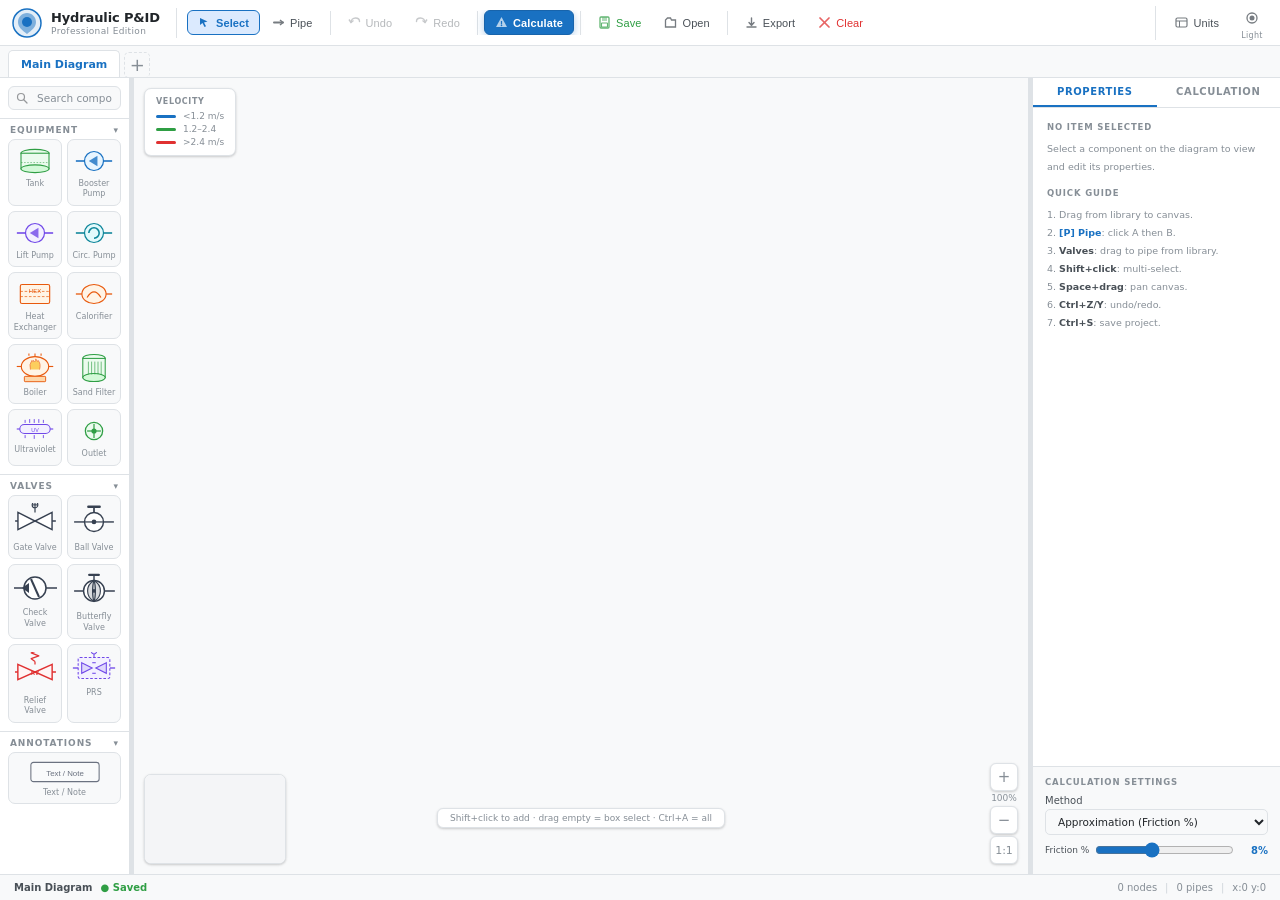
<file: index.html>
<!DOCTYPE html>
<html lang="en">
<head>
  <meta charset="UTF-8">
  <meta name="viewport" content="width=device-width, initial-scale=1.0">
  <title>Hydraulic P&amp;ID — Professional</title>
  <link rel="stylesheet" href="style.css">
</head>
<body>
<div id="app">

<!-- ══════════ HEADER ══════════ -->
<div id="header">
  <div id="logo">
    <svg width="30" height="30" viewBox="0 0 30 30" fill="none">
      <circle cx="15" cy="15" r="14" fill="#1971c2" opacity=".12"/>
      <circle cx="15" cy="15" r="14" stroke="#1971c2" stroke-width="1.5" fill="none"/>
      <path d="M15 5 C10 5 6 9 6 14 C6 19 10 22 15 26 C20 22 24 19 24 14 C24 9 20 5 15 5Z" fill="#1971c2" opacity=".5"/>
      <circle cx="15" cy="14" r="5" fill="#1971c2"/>
    </svg>
    <div>
      <div id="logo-title">Hydraulic P&amp;ID</div>
      <div id="logo-sub">Professional Edition</div>
    </div>
  </div>

  <div id="toolbar">
    <!-- Mode buttons -->
    <button class="tb on" id="bsel" title="Select [S]">
      <svg width="13" height="13" viewBox="0 0 13 13"><path d="M2 2L2 9L4.5 7L6.5 11L8 10.3L6 6.5L9.5 5.5Z" fill="currentColor"/></svg>Select
    </button>
    <button class="tb" id="bpip" title="Pipe [P]">
      <svg width="13" height="13" viewBox="0 0 13 13"><line x1="2" y1="6.5" x2="11" y2="6.5" stroke="currentColor" stroke-width="2" stroke-linecap="round"/><polyline points="8,4 11,6.5 8,9" fill="none" stroke="currentColor" stroke-width="1.5" stroke-linejoin="round"/></svg>Pipe
    </button>
    <div class="tb-sep"></div>
    <!-- History -->
    <button class="tb" id="bundo" title="Undo [Ctrl+Z]">
      <svg width="13" height="13" viewBox="0 0 13 13"><path d="M3 6.5C3 4 5 2 7.5 2C10 2 11.5 3.5 11.5 5.5" stroke="currentColor" stroke-width="1.4" fill="none" stroke-linecap="round"/><polyline points="1,3.5 3,6.5 5.5,4.5" fill="none" stroke="currentColor" stroke-width="1.4" stroke-linejoin="round"/></svg>Undo
    </button>
    <button class="tb" id="bredo" title="Redo [Ctrl+Y]">
      <svg width="13" height="13" viewBox="0 0 13 13"><path d="M10 6.5C10 4 8 2 5.5 2C3 2 1.5 3.5 1.5 5.5" stroke="currentColor" stroke-width="1.4" fill="none" stroke-linecap="round"/><polyline points="12,3.5 10,6.5 7.5,4.5" fill="none" stroke="currentColor" stroke-width="1.4" stroke-linejoin="round"/></svg>Redo
    </button>
    <div class="tb-sep"></div>
    <!-- Calculate -->
    <button class="tb tb-calc" id="bcalc">
      <svg width="13" height="13" viewBox="0 0 13 13"><polygon points="6.5,1 12,11 1,11" fill="white" opacity=".9"/><line x1="6.5" y1="5" x2="6.5" y2="8.5" stroke="#1971c2" stroke-width="1.2"/><circle cx="6.5" cy="9.5" r=".8" fill="#1971c2"/></svg>Calculate
    </button>
    <div class="tb-sep"></div>
    <!-- Save / Open -->
    <button class="tb tb-save" id="bsave" title="Save [Ctrl+S]">
      <svg width="13" height="13" viewBox="0 0 13 13"><rect x="2" y="1" width="9" height="11" rx="1" stroke="currentColor" stroke-width="1.3" fill="none"/><rect x="4" y="1" width="5" height="4" fill="currentColor" opacity=".5"/><rect x="3.5" y="7" width="6" height="4" rx=".5" stroke="currentColor" stroke-width="1.1" fill="none"/></svg>Save
    </button>
    <button class="tb" id="bload" title="Open project">
      <svg width="13" height="13" viewBox="0 0 13 13"><path d="M1.5 4L1.5 11L11.5 11L11.5 4L7.5 4L6.5 2L3.5 2Z" stroke="currentColor" stroke-width="1.3" fill="none"/></svg>Open
    </button>
    <input type="file" id="file-load" accept=".json" style="display:none">
    <div class="tb-sep"></div>
    <!-- Export -->
    <button class="tb" id="bexport" title="Export PNG report">
      <svg width="13" height="13" viewBox="0 0 13 13"><path d="M6.5 2L6.5 8.5M4 6.5L6.5 9.5L9 6.5" stroke="currentColor" stroke-width="1.4" fill="none" stroke-linecap="round"/><line x1="2" y1="11" x2="11" y2="11" stroke="currentColor" stroke-width="1.4" stroke-linecap="round"/></svg>Export
    </button>
    <button class="tb tb-red" id="bclr" title="Clear canvas">
      <svg width="13" height="13" viewBox="0 0 13 13"><line x1="2" y1="2" x2="11" y2="11" stroke="currentColor" stroke-width="1.7" stroke-linecap="round"/><line x1="11" y1="2" x2="2" y2="11" stroke="currentColor" stroke-width="1.7" stroke-linecap="round"/></svg>Clear
    </button>
  </div>

  <!-- Right: Units + Dark toggle -->
  <div id="hdr-right">
    <button class="tb" id="bunits" title="Configure units" style="gap:5px">
      <svg width="13" height="13" viewBox="0 0 13 13"><rect x="1" y="2" width="11" height="9" rx="1.5" stroke="currentColor" stroke-width="1.2" fill="none"/><line x1="1" y1="5" x2="12" y2="5" stroke="currentColor" stroke-width="1"/><line x1="4.5" y1="5" x2="4.5" y2="11" stroke="currentColor" stroke-width="1"/></svg>
      Units
    </button>
    <div style="display:flex;flex-direction:column;align-items:center;gap:1px">
      <button class="tb tb-dark" id="bdark" title="Toggle dark mode" style="min-width:32px;padding:4px 8px">
        <svg id="dark-icon" width="14" height="14" viewBox="0 0 14 14"><path d="M7 2C4.2 2 2 4.2 2 7C2 9.8 4.2 12 7 12C9.8 12 12 9.8 12 7C12 4.2 9.8 2 7 2Z" fill="none" stroke="currentColor" stroke-width="1.3"/><circle cx="7" cy="7" r="2.5" fill="currentColor"/></svg>
      </button>
      <span id="dark-lbl" style="font-size:8px;color:var(--txt3);letter-spacing:.04em;white-space:nowrap">Light</span>
    </div>
  </div>
</div>

<!-- ══════════ PROJECT TABS ══════════ -->
<div id="proj-tabs-bar">
  <!-- Rendered by renderTabs() in JS -->
</div>

<div id="body">

<!-- ══════════ LIBRARY ══════════ -->
<div id="lib">
  <div class="lib-search-wrap">
    <svg class="lib-search-icon" width="12" height="12" viewBox="0 0 12 12" fill="none"><circle cx="5" cy="5" r="3.5" stroke="currentColor" stroke-width="1.2"/><line x1="7.5" y1="7.5" x2="11" y2="11" stroke="currentColor" stroke-width="1.2" stroke-linecap="round"/></svg>
    <input id="lib-search" class="lib-search" placeholder="Search components...">
  </div>
  <div class="lib-scroll">

    <!-- EQUIPMENT -->
    <div class="lib-sec" id="ls-equip">
      <div class="lib-sec-hdr" onclick="toggleLibSec('ls-equip')">Equipment <span class="chev">▾</span></div>
      <div class="lib-items">
        <div class="li" draggable="true" data-type="tank">
          <svg width="38" height="28" viewBox="0 0 44 36" fill="none"><ellipse cx="22" cy="8" rx="18" ry="5" stroke="#2f9e44" stroke-width="1.4" fill="#ebfbee"/><rect x="4" y="8" width="36" height="20" fill="#ebfbee" stroke="#2f9e44" stroke-width="1.4"/><ellipse cx="22" cy="28" rx="18" ry="5" stroke="#2f9e44" stroke-width="1.4" fill="#d3f9d8"/><line x1="4" y1="20" x2="40" y2="20" stroke="#2f9e44" stroke-width=".7" stroke-dasharray="2,2"/></svg>
          <span>Tank</span>
        </div>
        <div class="li" draggable="true" data-type="pump-booster">
          <svg width="38" height="28" viewBox="0 0 44 28" fill="none"><circle cx="22" cy="14" r="11" stroke="#1971c2" stroke-width="1.4" fill="#e7f5ff"/><path d="M16 14L26 8L26 20Z" fill="#1971c2" opacity=".8"/><line x1="1" y1="14" x2="11" y2="14" stroke="#1971c2" stroke-width="1.8"/><line x1="33" y1="14" x2="43" y2="14" stroke="#1971c2" stroke-width="1.8"/></svg>
          <span>Booster Pump</span>
        </div>
        <div class="li" draggable="true" data-type="pump-lift">
          <svg width="38" height="28" viewBox="0 0 44 28" fill="none"><circle cx="22" cy="14" r="11" stroke="#7048e8" stroke-width="1.4" fill="#f3f0ff"/><path d="M16 14L26 8L26 20Z" fill="#7048e8" opacity=".8"/><line x1="1" y1="14" x2="11" y2="14" stroke="#7048e8" stroke-width="1.8"/><line x1="33" y1="14" x2="43" y2="14" stroke="#7048e8" stroke-width="1.8"/></svg>
          <span>Lift Pump</span>
        </div>
        <div class="li" draggable="true" data-type="pump-circ">
          <svg width="38" height="28" viewBox="0 0 44 28" fill="none"><circle cx="22" cy="14" r="11" stroke="#0c8599" stroke-width="1.4" fill="#e3fafc"/><path d="M16 14 A6 6 0 1 1 22 20" stroke="#0c8599" stroke-width="1.8" fill="none"/><line x1="1" y1="14" x2="11" y2="14" stroke="#0c8599" stroke-width="1.8"/><line x1="33" y1="14" x2="43" y2="14" stroke="#0c8599" stroke-width="1.8"/></svg>
          <span>Circ. Pump</span>
        </div>
        <div class="li" draggable="true" data-type="hex">
          <svg width="38" height="28" viewBox="0 0 44 28" fill="none"><rect x="5" y="3" width="34" height="22" rx="2" stroke="#e8590c" stroke-width="1.3" fill="#fff4e6"/><line x1="5" y1="11" x2="39" y2="11" stroke="#e8590c" stroke-width=".8" stroke-dasharray="3,2"/><line x1="5" y1="17" x2="39" y2="17" stroke="#e8590c" stroke-width=".8" stroke-dasharray="3,2"/><text x="22" y="11" text-anchor="middle" fill="#e8590c" font-size="7" font-family="sans-serif" dominant-baseline="central">HEX</text></svg>
          <span>Heat Exchanger</span>
        </div>
        <div class="li" draggable="true" data-type="calorifier">
          <svg width="38" height="28" viewBox="0 0 44 28" fill="none"><ellipse cx="22" cy="14" rx="14" ry="11" stroke="#e8590c" stroke-width="1.3" fill="#fff4e6"/><path d="M14 18 Q22 5 30 18" stroke="#e8590c" stroke-width="1.4" fill="none"/><line x1="1" y1="14" x2="8" y2="14" stroke="#e8590c" stroke-width="1.5"/><line x1="36" y1="14" x2="43" y2="14" stroke="#e8590c" stroke-width="1.5"/></svg>
          <span>Calorifier</span>
        </div>
        <div class="li" draggable="true" data-type="boiler">
          <svg width="38" height="32" viewBox="0 0 50 40" fill="none">
            <ellipse cx="25" cy="18" rx="18" ry="13" stroke="#e8590c" stroke-width="1.4" fill="#fff4e6"/>
            <path d="M19 22 Q17 15 21 10 Q23 14 23 10 Q26 14 26 8 Q29 14 29 10 Q33 14 31 22" stroke="#ea580c" stroke-width="1.2" fill="#fbbf24" opacity=".7"/>
            <line x1="17" y1="4" x2="17" y2="1" stroke="#e8590c" stroke-width="1.4"/>
            <line x1="25" y1="5" x2="25" y2="1" stroke="#e8590c" stroke-width="1.4"/>
            <line x1="33" y1="4" x2="33" y2="1" stroke="#e8590c" stroke-width="1.4"/>
            <rect x="11" y="31" width="28" height="7" rx="1" stroke="#e8590c" stroke-width="1.2" fill="#fed7aa"/>
            <line x1="1" y1="18" x2="7" y2="18" stroke="#e8590c" stroke-width="1.5"/>
            <line x1="43" y1="18" x2="49" y2="18" stroke="#e8590c" stroke-width="1.5"/>
          </svg>
          <span>Boiler</span>
        </div>
        <div class="li" draggable="true" data-type="filter">
          <svg width="38" height="32" viewBox="0 0 44 40" fill="none">
            <ellipse cx="22" cy="8" rx="14" ry="5" stroke="#2f9e44" stroke-width="1.3" fill="#ebfbee"/>
            <rect x="8" y="8" width="28" height="24" fill="#ebfbee" stroke="#2f9e44" stroke-width="1.3"/>
            <ellipse cx="22" cy="32" rx="14" ry="5" stroke="#2f9e44" stroke-width="1.3" fill="#d3f9d8"/>
            <line x1="15" y1="12" x2="15" y2="28" stroke="#2f9e44" stroke-width=".8"/>
            <line x1="19" y1="12" x2="19" y2="28" stroke="#2f9e44" stroke-width=".8"/>
            <line x1="23" y1="12" x2="23" y2="28" stroke="#2f9e44" stroke-width=".8"/>
            <line x1="27" y1="12" x2="27" y2="28" stroke="#2f9e44" stroke-width=".8"/>
            <line x1="31" y1="12" x2="31" y2="28" stroke="#2f9e44" stroke-width=".8"/>
          </svg>
          <span>Sand Filter</span>
        </div>
        <div class="li" draggable="true" data-type="uv">
          <svg width="38" height="24" viewBox="0 0 50 28" fill="none">
            <rect x="5" y="8" width="40" height="12" rx="6" stroke="#7048e8" stroke-width="1.4" fill="#f3f0ff"/>
            <line x1="1" y1="14" x2="5" y2="14" stroke="#7048e8" stroke-width="1.5"/>
            <line x1="45" y1="14" x2="49" y2="14" stroke="#7048e8" stroke-width="1.5"/>
            <line x1="12" y1="2" x2="12" y2="6" stroke="#7048e8" stroke-width="1.2"/>
            <line x1="18" y1="1" x2="18" y2="6" stroke="#7048e8" stroke-width="1.2"/>
            <line x1="24" y1="1" x2="24" y2="6" stroke="#7048e8" stroke-width="1.2"/>
            <line x1="30" y1="1" x2="30" y2="6" stroke="#7048e8" stroke-width="1.2"/>
            <line x1="36" y1="2" x2="36" y2="6" stroke="#7048e8" stroke-width="1.2"/>
            <line x1="12" y1="22" x2="12" y2="26" stroke="#7048e8" stroke-width="1.2"/>
            <line x1="24" y1="22" x2="24" y2="27" stroke="#7048e8" stroke-width="1.2"/>
            <line x1="36" y1="22" x2="36" y2="26" stroke="#7048e8" stroke-width="1.2"/>
            <text x="25" y="16" text-anchor="middle" fill="#7048e8" font-size="7" font-family="sans-serif" dominant-baseline="middle">UV</text>
          </svg>
          <span>Ultraviolet</span>
        </div>
        <div class="li" draggable="true" data-type="outlet">
          <svg width="38" height="28" viewBox="0 0 44 28" fill="none"><circle cx="22" cy="14" r="10" stroke="#2f9e44" stroke-width="1.5" fill="#ebfbee"/><line x1="14" y1="14" x2="30" y2="14" stroke="#2f9e44" stroke-width="1.4"/><line x1="22" y1="6" x2="22" y2="22" stroke="#2f9e44" stroke-width="1.4"/><circle cx="22" cy="14" r="3" fill="#2f9e44"/></svg>
          <span>Outlet</span>
        </div>
      </div>
    </div>

    <!-- VALVES -->
    <div class="lib-sec" id="ls-valves">
      <div class="lib-sec-hdr" onclick="toggleLibSec('ls-valves')">Valves <span class="chev">▾</span></div>
      <div class="lib-items">
        <!-- Gate Valve — bowtie + handwheel -->
        <div class="li" draggable="true" data-type="valve-gate">
          <svg width="44" height="36" viewBox="0 0 44 38" fill="none">
            <line x1="1" y1="19" x2="44" y2="19" stroke="#374151" stroke-width="1.5"/>
            <polygon points="4,10 22,19 4,28" fill="white" stroke="#374151" stroke-width="1.5"/>
            <polygon points="40,10 22,19 40,28" fill="white" stroke="#374151" stroke-width="1.5"/>
            <line x1="22" y1="10" x2="22" y2="4" stroke="#374151" stroke-width="1.3"/>
            <circle cx="22" cy="2" r="3" fill="white" stroke="#374151" stroke-width="1.2"/>
            <line x1="19" y1="2" x2="25" y2="2" stroke="#374151" stroke-width="1.2"/>
            <line x1="22" y1="-1" x2="22" y2="5" stroke="#374151" stroke-width="1.2"/>
          </svg>
          <span>Gate Valve</span>
        </div>
        <!-- Ball Valve — circle + through bore + handle -->
        <div class="li" draggable="true" data-type="valve-ball">
          <svg width="44" height="36" viewBox="0 0 44 38" fill="none">
            <line x1="1" y1="20" x2="12" y2="20" stroke="#374151" stroke-width="1.5"/>
            <line x1="32" y1="20" x2="43" y2="20" stroke="#374151" stroke-width="1.5"/>
            <circle cx="22" cy="20" r="10" fill="white" stroke="#374151" stroke-width="1.5"/>
            <line x1="12" y1="20" x2="32" y2="20" stroke="#374151" stroke-width="1.3"/>
            <line x1="22" y1="10" x2="22" y2="4" stroke="#374151" stroke-width="1.8"/>
            <line x1="16" y1="4" x2="28" y2="4" stroke="#374151" stroke-width="2.5" stroke-linecap="round"/>
            <circle cx="22" cy="20" r="2.5" fill="#374151"/>
          </svg>
          <span>Ball Valve</span>
        </div>
        <!-- Check Valve — circle body + clapper -->
        <div class="li" draggable="true" data-type="valve-check">
          <svg width="44" height="32" viewBox="0 0 44 32" fill="none">
            <line x1="1" y1="16" x2="44" y2="16" stroke="#374151" stroke-width="1.5"/>
            <circle cx="22" cy="16" r="11" fill="white" stroke="#374151" stroke-width="1.5"/>
            <line x1="18" y1="7" x2="26" y2="25" stroke="#374151" stroke-width="2"/>
            <polygon points="9,16 16,11 16,21" fill="#374151"/>
          </svg>
          <span>Check Valve</span>
        </div>
        <!-- Butterfly Valve — circle + disc + stem -->
        <div class="li" draggable="true" data-type="valve-butterfly">
          <svg width="44" height="36" viewBox="0 0 44 38" fill="none">
            <line x1="1" y1="20" x2="44" y2="20" stroke="#374151" stroke-width="1.5"/>
            <circle cx="22" cy="20" r="11" fill="white" stroke="#374151" stroke-width="1.5"/>
            <path d="M22 9 C13 14 13 26 22 31 C24 26 24 14 22 9Z" fill="rgba(55,65,81,.18)" stroke="#374151" stroke-width="1.2"/>
            <path d="M22 9 C31 14 31 26 22 31 C20 26 20 14 22 9Z" fill="rgba(55,65,81,.18)" stroke="#374151" stroke-width="1.2"/>
            <line x1="22" y1="9" x2="22" y2="3" stroke="#374151" stroke-width="1.5"/>
            <line x1="17" y1="3" x2="27" y2="3" stroke="#374151" stroke-width="2.5" stroke-linecap="round"/>
            <circle cx="22" cy="20" r="2" fill="#374151"/>
          </svg>
          <span>Butterfly Valve</span>
        </div>
        <!-- PRV — bowtie + spring coil (like reference image) -->
        <div class="li" draggable="true" data-type="valve-relief">
          <svg width="44" height="40" viewBox="0 0 44 42" fill="none">
            <line x1="1" y1="21" x2="44" y2="21" stroke="#e03131" stroke-width="1.5"/>
            <polygon points="4,13 22,21 4,29" fill="#fff5f5" stroke="#e03131" stroke-width="1.5"/>
            <polygon points="40,13 22,21 40,29" fill="#fff5f5" stroke="#e03131" stroke-width="1.5"/>
            <line x1="22" y1="13" x2="22" y2="10" stroke="#e03131" stroke-width="1.3"/>
            <polyline points="22,10 18,7 26,4 18,1 26,-2" fill="none" stroke="#e03131" stroke-width="1.3" stroke-linejoin="round"/>
            <line x1="18" y1="-2" x2="26" y2="-2" stroke="#e03131" stroke-width="1.5"/>
            <text x="22" y="23" text-anchor="middle" fill="#e03131" font-size="6" font-family="sans-serif" dominant-baseline="middle" font-weight="bold">RV</text>
          </svg>
          <span>Relief Valve</span>
        </div>
        <!-- PRS — dashed box + gate inside + diaphragm (like reference image) -->
        <div class="li" draggable="true" data-type="valve-reducing">
          <svg width="44" height="32" viewBox="0 0 50 34" fill="none">
            <line x1="1" y1="17" x2="7" y2="17" stroke="#7048e8" stroke-width="1.5"/>
            <line x1="43" y1="17" x2="49" y2="17" stroke="#7048e8" stroke-width="1.5"/>
            <rect x="7" y="5" width="36" height="24" rx="2" fill="#f3f0ff" stroke="#7048e8" stroke-width="1.2" stroke-dasharray="3,2"/>
            <polygon points="11,11 23,17 11,23" fill="rgba(112,72,232,.15)" stroke="#7048e8" stroke-width="1.2"/>
            <polygon points="39,11 27,17 39,23" fill="rgba(112,72,232,.15)" stroke="#7048e8" stroke-width="1.2"/>
            <line x1="23" y1="11" x2="27" y2="11" stroke="#7048e8" stroke-width="1.2"/>
            <line x1="23" y1="23" x2="27" y2="23" stroke="#7048e8" stroke-width="1.2"/>
            <line x1="25" y1="5" x2="25" y2="1" stroke="#7048e8" stroke-width="1.2"/>
            <circle cx="25" cy="-2" r="3" fill="#f3f0ff" stroke="#7048e8" stroke-width="1.2"/>
          </svg>
          <span>PRS</span>
        </div>
      </div>
    </div>

    <!-- ANNOTATIONS -->
    <div class="lib-sec" id="ls-notes">
      <div class="lib-sec-hdr" onclick="toggleLibSec('ls-notes')">Annotations <span class="chev">▾</span></div>
      <div class="lib-items">
        <div class="li" draggable="true" data-type="note" style="grid-column:1/-1">
          <svg width="70" height="24" viewBox="0 0 80 24" fill="none">
            <rect x="1" y="1" width="78" height="22" rx="3" stroke="#6b7280" stroke-width="1.2" fill="#f9fafb"/>
            <text x="40" y="14" text-anchor="middle" fill="#6b7280" font-size="9" font-family="Segoe UI,sans-serif" dominant-baseline="middle">Text / Note</text>
          </svg>
          <span>Text / Note</span>
        </div>
      </div>
    </div>

  </div><!-- /lib-scroll -->
</div><!-- /lib -->

<div class="splitter splitter-v" id="spl-lib" title="Drag to resize library"></div>

<!-- ══════════ CANVAS COLUMN ══════════ -->
<div id="canvas-col">
  <div id="cvwrap">
    <canvas id="cv"></canvas>
    <div id="sel-box"></div>
    <div id="flash"></div>
    <div id="note-editor"><textarea id="note-ta" rows="2" cols="20"></textarea></div>
    <div id="minimap-wrap"><canvas id="minimap" width="140" height="88"></canvas></div>
    <div id="zctrl">
      <div class="zb" id="zin">+</div>
      <div id="zpct">100%</div>
      <div class="zb" id="zout">−</div>
      <div class="zb" id="zrst" title="Reset zoom" style="font-size:11px">1:1</div>
    </div>
    <div id="legends">
      <div class="leg-hd">Velocity</div>
      <div class="leg-row"><div class="leg-line" style="background:#1971c2"></div><span>&lt;1.2 m/s</span></div>
      <div class="leg-row"><div class="leg-line" style="background:#2f9e44"></div><span>1.2–2.4</span></div>
      <div class="leg-row"><div class="leg-line" style="background:#e03131"></div><span>&gt;2.4 m/s</span></div>
    </div>
    <div class="multi-hint" id="multi-hint">Shift+click to add · drag empty = box select · Ctrl+A = all</div>
  </div>

  <!-- Results Table -->
  <div id="results-table-wrap" style="display:none">
    <div id="rt-header">
      <span id="rt-title">📊 Results Table</span>
      <div id="rt-hdr-right">
        <span id="rt-status-badge" class="bdg ok">—</span>
        <button id="rt-toggle" class="rt-btn">▲ Hide</button>
      </div>
    </div>
    <div id="rt-body">
      <table id="results-table">
        <thead><tr>
          <th>ID</th><th>Component</th><th>Type</th>
          <th>Dia (mm)</th><th>L (m)</th><th>Flow</th><th>v (m/s)</th>
          <th>ΔH Fric (m)</th><th>ΔH Valve (m)</th><th>ΔH Total (m)</th>
          <th>P Inlet</th><th>P Outlet</th>
        </tr></thead>
        <tbody id="rt-tbody"></tbody>
        <tfoot id="rt-tfoot"></tfoot>
      </table>
    </div>
  </div>
</div>

<div class="splitter splitter-v" id="spl-rp" title="Drag to resize panel"></div>

<!-- ══════════ RIGHT PANEL ══════════ -->
<div id="rp">
  <div id="rp-tabs">
    <button class="rp-tab active" id="tab-prop-btn" onclick="switchTab('prop')">PROPERTIES</button>
    <button class="rp-tab" id="tab-calc-btn" onclick="switchTab('calc')">CALCULATION</button>
  </div>
  <div id="tab-prop" class="tab-content" style="overflow-y:auto;flex:1">
    <div id="phint" style="padding:14px">
      <div class="stit">No item selected</div>
      <p class="htxt" style="margin-bottom:12px">Select a component on the diagram to view and edit its properties.</p>
      <div class="stit" style="margin-top:10px">Quick Guide</div>
      <p class="htxt">
        1. Drag from library to canvas.<br>
        2. <b style="color:var(--blue)">[P] Pipe</b>: click A then B.<br>
        3. <b>Valves</b>: drag to pipe from library.<br>
        4. <b>Shift+click</b>: multi-select.<br>
        5. <b>Space+drag</b>: pan canvas.<br>
        6. <b>Ctrl+Z/Y</b>: undo/redo.<br>
        7. <b>Ctrl+S</b>: save project.
      </p>
    </div>
    <div id="pprops" style="display:none;padding:12px">
      <div class="stit" id="ptit">Properties</div>
      <div id="pfields"></div>
      <div id="pbtns"></div>
    </div>
  </div>
  <div id="tab-calc" class="tab-content" style="display:none;flex-direction:column;flex:1;overflow:hidden">
    <div id="summary-cards">
      <div class="scard"><div class="scard-lbl">Total Flow</div><div class="scard-val" id="sc-flow">—</div></div>
      <div class="scard"><div class="scard-lbl">Head Loss</div><div class="scard-val" id="sc-hloss">—</div></div>
      <div class="scard"><div class="scard-lbl">P Inlet</div><div class="scard-val" id="sc-pin">—</div></div>
      <div class="scard"><div class="scard-lbl">P Outlet min</div><div class="scard-val" id="sc-pout">—</div></div>
      <div class="scard"><div class="scard-lbl">Pump Power</div><div class="scard-val" id="sc-power">—</div></div>
      <div class="scard"><div class="scard-lbl">Avg Velocity</div><div class="scard-val" id="sc-vel">—</div></div>
    </div>
    <div id="rp-results" style="overflow-y:auto;flex:1;padding:10px 12px">
      <p style="font-size:9px;color:var(--txt3);text-align:center;padding-top:20px">Run Calculate to see results</p>
    </div>
  </div>
  <div id="rp-bot">
    <div class="stit">Calculation Settings</div>
    <div class="fld">
      <label>Method</label>
      <select id="calc-method">
        <option value="rule">Approximation (Friction %)</option>
        <option value="hw">Hazen-Williams</option>
      </select>
    </div>
    <div id="rot-set">
      <div class="sl-r"><label>Friction %</label><input type="range" id="fsl" min="6" max="11" step="1" value="8"><span id="fval">8%</span></div>
    </div>
    <div id="hw-set" style="display:none">
      <div class="fld"><label>Material (C value)</label>
        <select id="hw-c">
          <option value="150">PVC / PE — C=150</option>
          <option value="148">PPR — C=148</option>
          <option value="140">Copper — C=140</option>
          <option value="130" selected>New Steel — C=130</option>
          <option value="120">Galv. Steel — C=120</option>
          <option value="100">Cast Iron — C=100</option>
        </select>
      </div>
    </div>
  </div>
</div>

</div><!-- /body -->

<!-- STATUS BAR -->
<div id="statusbar">
  <div id="sb-left">
    <span id="sb-proj-name" style="font-weight:600;color:var(--txt2)">Main Diagram</span>
    <span id="sb-saved" class="sb-saved">● Saved</span>
  </div>
  <div id="sb-right">
    <span id="sb-nodes">0 nodes</span><span class="sb-div">|</span>
    <span id="sb-pipes">0 pipes</span><span class="sb-div">|</span>
    <span id="sb-coord">x:0 y:0</span>
  </div>
</div>

</div><!-- /app -->

<!-- UNITS POPUP — outside app so it overlays everything -->
<div id="units-popup" style="display:none;position:fixed;top:0;left:0;width:100%;height:100%;z-index:9999;background:rgba(30,34,44,.55);backdrop-filter:blur(4px)" onclick="if(event.target===this)closeUnits()">
  <div id="units-box" onclick="event.stopPropagation()" style="position:fixed;top:50%;left:50%;transform:translate(-50%,-50%);background:#fff;border:1px solid #e5e7eb;border-radius:14px;width:720px;max-width:96vw;max-height:90vh;overflow-y:auto;box-shadow:0 20px 60px rgba(0,0,0,.25);font-family:'Segoe UI',system-ui,sans-serif">

    <!-- Header -->
    <div style="display:flex;align-items:flex-start;justify-content:space-between;padding:22px 24px 12px;border-bottom:1px solid #f0f1f3">
      <div>
        <div style="display:flex;align-items:center;gap:10px;margin-bottom:5px">
          <div style="width:36px;height:36px;border-radius:8px;background:#eff6ff;display:flex;align-items:center;justify-content:center;font-size:18px">⚙️</div>
          <span style="font-size:18px;font-weight:700;color:#111827">Unit Settings</span>
        </div>
        <p style="font-size:12px;color:#6b7280;margin:0 0 0 46px">Select your preferred engineering units. All inputs and results will update automatically.</p>
      </div>
      <button onclick="closeUnits()" style="border:none;background:transparent;font-size:22px;line-height:1;cursor:pointer;color:#9ca3af;padding:2px 6px;border-radius:6px;margin-top:-2px" onmouseover="this.style.color='#374151'" onmouseout="this.style.color='#9ca3af'">×</button>
    </div>

    <!-- 6-section grid -->
    <div style="padding:20px 24px;display:grid;grid-template-columns:1fr 1fr 1fr;gap:14px">

      <!-- PRESSURE -->
      <div style="border:1px solid #e5e7eb;border-radius:10px;padding:14px 16px">
        <div style="display:flex;align-items:center;justify-content:space-between;margin-bottom:12px">
          <div style="display:flex;align-items:center;gap:8px">
            <div style="width:28px;height:28px;border-radius:6px;background:#eff6ff;display:flex;align-items:center;justify-content:center;font-size:14px">🔵</div>
            <span style="font-size:11px;font-weight:700;color:#374151;text-transform:uppercase;letter-spacing:.06em">Pressure</span>
          </div>
        </div>
        <div style="display:grid;grid-template-columns:1fr 1fr;gap:2px">
          <label class="uopt"><input type="radio" name="punit" value="m" checked> m</label>
          <label class="uopt"><input type="radio" name="punit" value="bar"> bar</label>
          <label class="uopt"><input type="radio" name="punit" value="kpa"> kPa</label>
          <label class="uopt"><input type="radio" name="punit" value="mpa"> MPa</label>
          <label class="uopt"><input type="radio" name="punit" value="psi"> psi</label>
          <label class="uopt"><input type="radio" name="punit" value="atm"> atm</label>
          <label class="uopt"><input type="radio" name="punit" value="mmhg"> mmHg</label>
          <label class="uopt"><input type="radio" name="punit" value="kgfcm2"> kgf/cm²</label>
        </div>
      </div>

      <!-- FLOW RATE -->
      <div style="border:1px solid #e5e7eb;border-radius:10px;padding:14px 16px">
        <div style="display:flex;align-items:center;justify-content:space-between;margin-bottom:12px">
          <div style="display:flex;align-items:center;gap:8px">
            <div style="width:28px;height:28px;border-radius:6px;background:#eff6ff;display:flex;align-items:center;justify-content:center;font-size:14px">〰️</div>
            <span style="font-size:11px;font-weight:700;color:#374151;text-transform:uppercase;letter-spacing:.06em">Flow Rate</span>
          </div>
        </div>
        <div style="display:grid;grid-template-columns:1fr 1fr;gap:2px">
          <label class="uopt"><input type="radio" name="funit" value="ls" checked> L/s</label>
          <label class="uopt"><input type="radio" name="funit" value="lm"> L/min</label>
          <label class="uopt"><input type="radio" name="funit" value="m3h"> m³/h</label>
          <label class="uopt"><input type="radio" name="funit" value="m3s"> m³/s</label>
          <label class="uopt"><input type="radio" name="funit" value="gpm"> GPM (US)</label>
          <label class="uopt"><input type="radio" name="funit" value="gpmuk"> GPM (UK)</label>
          <label class="uopt"><input type="radio" name="funit" value="mls"> mL/s</label>
          <label class="uopt"><input type="radio" name="funit" value="cfm"> ft³/min</label>
        </div>
      </div>

      <!-- POWER -->
      <div style="border:1px solid #e5e7eb;border-radius:10px;padding:14px 16px">
        <div style="display:flex;align-items:center;justify-content:space-between;margin-bottom:12px">
          <div style="display:flex;align-items:center;gap:8px">
            <div style="width:28px;height:28px;border-radius:6px;background:#eff6ff;display:flex;align-items:center;justify-content:center;font-size:14px">⚡</div>
            <span style="font-size:11px;font-weight:700;color:#374151;text-transform:uppercase;letter-spacing:.06em">Power</span>
          </div>
        </div>
        <div style="display:grid;grid-template-columns:1fr 1fr;gap:2px">
          <label class="uopt"><input type="radio" name="powunit" value="kw" checked> kW</label>
          <label class="uopt"><input type="radio" name="powunit" value="w"> W</label>
          <label class="uopt"><input type="radio" name="powunit" value="mw"> MW</label>
          <label class="uopt"><input type="radio" name="powunit" value="hp"> hp</label>
          <label class="uopt"><input type="radio" name="powunit" value="btuh"> BTU/h</label>
          <label class="uopt"><input type="radio" name="powunit" value="kcalh"> kcal/h</label>
        </div>
      </div>

      <!-- LENGTH -->
      <div style="border:1px solid #e5e7eb;border-radius:10px;padding:14px 16px">
        <div style="display:flex;align-items:center;justify-content:space-between;margin-bottom:12px">
          <div style="display:flex;align-items:center;gap:8px">
            <div style="width:28px;height:28px;border-radius:6px;background:#eff6ff;display:flex;align-items:center;justify-content:center;font-size:14px">📏</div>
            <span style="font-size:11px;font-weight:700;color:#374151;text-transform:uppercase;letter-spacing:.06em">Length</span>
          </div>
        </div>
        <div style="display:grid;grid-template-columns:1fr 1fr;gap:2px">
          <label class="uopt"><input type="radio" name="lenunit" value="m" checked> m</label>
          <label class="uopt"><input type="radio" name="lenunit" value="mm"> mm</label>
          <label class="uopt"><input type="radio" name="lenunit" value="cm"> cm</label>
          <label class="uopt"><input type="radio" name="lenunit" value="ft"> ft</label>
          <label class="uopt"><input type="radio" name="lenunit" value="in"> in</label>
          <label class="uopt"><input type="radio" name="lenunit" value="yd"> yd</label>
        </div>
      </div>

      <!-- VOLUME -->
      <div style="border:1px solid #e5e7eb;border-radius:10px;padding:14px 16px">
        <div style="display:flex;align-items:center;justify-content:space-between;margin-bottom:12px">
          <div style="display:flex;align-items:center;gap:8px">
            <div style="width:28px;height:28px;border-radius:6px;background:#eff6ff;display:flex;align-items:center;justify-content:center;font-size:14px">🧊</div>
            <span style="font-size:11px;font-weight:700;color:#374151;text-transform:uppercase;letter-spacing:.06em">Volume</span>
          </div>
        </div>
        <div style="display:grid;grid-template-columns:1fr 1fr;gap:2px">
          <label class="uopt"><input type="radio" name="volunit" value="m3" checked> m³</label>
          <label class="uopt"><input type="radio" name="volunit" value="l"> L</label>
          <label class="uopt"><input type="radio" name="volunit" value="ml"> mL</label>
          <label class="uopt"><input type="radio" name="volunit" value="ft3"> ft³</label>
          <label class="uopt"><input type="radio" name="volunit" value="usgal"> US gal</label>
          <label class="uopt"><input type="radio" name="volunit" value="ukgal"> UK gal</label>
        </div>
      </div>

      <!-- TEMPERATURE -->
      <div style="border:1px solid #e5e7eb;border-radius:10px;padding:14px 16px">
        <div style="display:flex;align-items:center;justify-content:space-between;margin-bottom:12px">
          <div style="display:flex;align-items:center;gap:8px">
            <div style="width:28px;height:28px;border-radius:6px;background:#eff6ff;display:flex;align-items:center;justify-content:center;font-size:14px">🌡️</div>
            <span style="font-size:11px;font-weight:700;color:#374151;text-transform:uppercase;letter-spacing:.06em">Temperature</span>
          </div>
        </div>
        <div style="display:grid;grid-template-columns:1fr 1fr;gap:2px">
          <label class="uopt"><input type="radio" name="tmpunit" value="c" checked> °C</label>
          <label class="uopt"><input type="radio" name="tmpunit" value="k"> K</label>
          <label class="uopt"><input type="radio" name="tmpunit" value="f"> °F</label>
          <label class="uopt"><input type="radio" name="tmpunit" value="r"> °R</label>
        </div>
      </div>

    </div><!-- /grid -->

    <!-- Footer -->
    <div style="display:flex;align-items:center;justify-content:space-between;padding:14px 24px;border-top:1px solid #f0f1f3">
      <div style="display:flex;align-items:center;gap:8px">
        <div style="width:20px;height:20px;border-radius:50%;background:#eff6ff;border:1.5px solid #93c5fd;display:flex;align-items:center;justify-content:center;font-size:11px;color:#1971c2;font-weight:700;flex-shrink:0">i</div>
        <span style="font-size:11px;color:#6b7280">Changes apply to all inputs and results</span>
      </div>
      <div style="display:flex;gap:10px">
        <button onclick="closeUnits()" style="padding:8px 22px;font-size:12px;font-weight:600;background:#fff;color:#374151;border:1.5px solid #d1d5db;border-radius:8px;cursor:pointer;transition:all .12s" onmouseover="this.style.background='#f9fafb'" onmouseout="this.style.background='#fff'">Cancel</button>
        <button onclick="applyUnitsFromPopup()" style="padding:8px 28px;font-size:12px;font-weight:700;background:#1971c2;color:#fff;border:1.5px solid #1971c2;border-radius:8px;cursor:pointer;transition:background .12s" onmouseover="this.style.background='#1864ab'" onmouseout="this.style.background='#1971c2'">Apply</button>
      </div>
    </div>

  </div>
</div>

<script src="engine.js"></script>
<script src="app.js"></script>
</body>
</html>
</file>
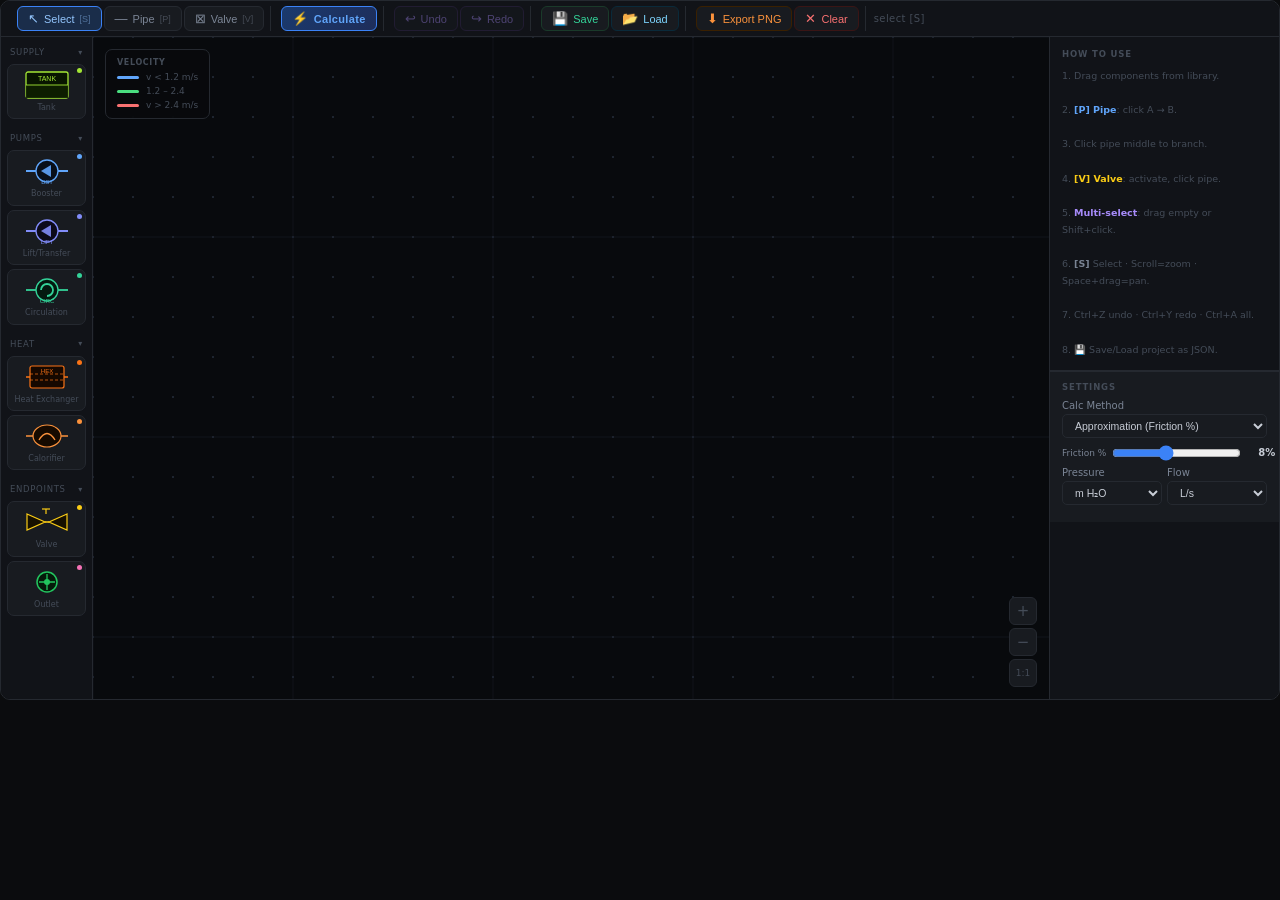
<file: HCE12.html>
<!DOCTYPE html>
<html lang="en">
<head>
<meta charset="UTF-8">
<title>Hydraulic P&ID v12</title>
<style>
*{box-sizing:border-box;margin:0;padding:0}
:root{
  --bg:#0b0c0e;--bg2:#111318;--bg3:#181b20;--bg4:#1e2228;
  --brd:#252930;--brd2:#2e343d;
  --txt:#c8cdd6;--txt2:#7a8494;--txt3:#444c58;
  --blue:#3b82f6;--blue2:#1d4ed8;--blue-dim:#1a2d4a;
  --green:#22c55e;--green-dim:#0d2818;
  --red:#ef4444;--red-dim:#2a0d0d;
  --orange:#f97316;--orange-dim:#2a1200;
  --yellow:#eab308;--yellow-dim:#221a00;
  --purple:#a78bfa;--purple-dim:#1e1535;
}
body{background:var(--bg);color:var(--txt);font-family:'Segoe UI',system-ui,sans-serif;font-size:12px}
#app{display:flex;flex-direction:column;height:700px;border:1px solid var(--brd);border-radius:10px;overflow:hidden;background:var(--bg)}

/* ═══ TOP TOOLBAR ═══ */
#bar{display:flex;align-items:center;gap:2px;padding:5px 10px;border-bottom:1px solid var(--brd);background:var(--bg2);flex-shrink:0;flex-wrap:wrap}
.tb-group{display:flex;align-items:center;gap:2px;padding:0 6px;border-right:1px solid var(--brd);margin-right:2px}
.tb-group:last-child{border-right:none;margin-right:0}
.tb{display:inline-flex;align-items:center;gap:5px;padding:5px 10px;font-size:11px;border:1px solid var(--brd);border-radius:6px;background:var(--bg3);color:var(--txt2);cursor:pointer;user-select:none;white-space:nowrap;transition:all .15s;font-weight:500}
.tb:hover{background:var(--bg4);color:var(--txt);border-color:var(--brd2)}
.tb.on{background:var(--blue-dim);border-color:var(--blue);color:#93c5fd}
.tb.red{color:#f87171;border-color:#3a1515}.tb.red:hover{background:var(--red-dim)}
.tb.calc{background:linear-gradient(135deg,#1a3a6e,#1e2d5a);color:#60a5fa;border-color:var(--blue);font-weight:600;letter-spacing:.03em}
.tb.calc:hover{background:linear-gradient(135deg,#1f4480,#2534a0);color:#93c5fd}
.tb.undo{color:var(--purple);border-color:#3a2a5a}.tb.undo:hover{background:var(--purple-dim)}
.tb.pdf{color:#fb923c;border-color:#3a2000}.tb.pdf:hover{background:var(--orange-dim)}
.tb-icon{font-size:13px;line-height:1}
#mtag{font-size:10px;color:var(--txt3);margin-left:4px;letter-spacing:.04em}

/* ═══ BODY ═══ */
#body{display:flex;flex:1;overflow:hidden;min-height:0}

/* ═══ LIBRARY ═══ */
#lib{width:92px;border-right:1px solid var(--brd);background:var(--bg2);overflow-y:auto;padding:8px 6px;flex-shrink:0;display:flex;flex-direction:column;gap:0}
.lib-group{margin-bottom:8px}
.lib-group-header{display:flex;align-items:center;justify-content:space-between;font-size:8.5px;color:var(--txt3);text-transform:uppercase;letter-spacing:.08em;margin-bottom:5px;padding:2px 3px;cursor:pointer;border-radius:3px;user-select:none}
.lib-group-header:hover{color:var(--txt2)}
.lib-group-header .arr{font-size:8px;transition:transform .15s}
.lib-group.collapsed .arr{transform:rotate(-90deg)}
.lib-group.collapsed .lib-group-items{display:none}
.li{display:flex;flex-direction:column;align-items:center;gap:3px;padding:6px 4px 5px;border:1px solid var(--brd);border-radius:7px;cursor:grab;margin-bottom:4px;background:var(--bg3);user-select:none;transition:all .15s;position:relative}
.li:hover{border-color:var(--blue);background:var(--blue-dim);transform:translateY(-1px);box-shadow:0 3px 12px rgba(59,130,246,.15)}
.li:hover span{color:#93c5fd}
.li span{font-size:8px;color:var(--txt3);text-align:center;line-height:1.3;margin-top:1px}
.li .type-dot{position:absolute;top:3px;right:3px;width:5px;height:5px;border-radius:50%}

/* ═══ CANVAS ═══ */
#cvwrap{flex:1;position:relative;overflow:hidden;background:var(--bg);cursor:default}
#cv{position:absolute;top:0;left:0}
#legends{position:absolute;top:12px;left:12px;background:rgba(8,9,12,.93);border:1px solid var(--brd);border-radius:7px;padding:8px 11px;font-size:9px;pointer-events:none}
.leg-hd{font-size:8px;font-weight:600;color:var(--txt3);letter-spacing:.08em;text-transform:uppercase;margin-bottom:5px}
.leg-row{display:flex;align-items:center;gap:7px;margin-bottom:4px;color:var(--txt3)}
.leg-row:last-child{margin-bottom:0}
.leg-line{width:22px;height:3px;border-radius:2px;flex-shrink:0}
#zctrl{position:absolute;bottom:12px;right:12px;display:flex;flex-direction:column;gap:3px}
.zb{width:28px;height:28px;border:1px solid var(--brd);border-radius:6px;background:var(--bg3);color:var(--txt3);font-size:15px;cursor:pointer;display:flex;align-items:center;justify-content:center;transition:all .12s}
.zb:hover{background:var(--bg4);color:var(--txt);border-color:var(--brd2)}

/* selection box */
#sel-box{position:absolute;pointer-events:none;border:1px dashed var(--blue);background:rgba(59,130,246,.07);display:none;border-radius:2px}

/* ═══ RIGHT PANEL ═══ */
#rp{width:230px;border-left:1px solid var(--brd);display:flex;flex-direction:column;background:var(--bg2);flex-shrink:0;overflow:hidden}
#rp-props{flex:0 0 auto;overflow-y:auto;padding:12px;border-bottom:1px solid var(--brd);max-height:360px}
#rp-results{flex:1;overflow-y:auto;padding:12px;display:none}
#rp-bot{padding:10px 12px;background:var(--bg3);flex-shrink:0;border-top:1px solid var(--brd)}
.stit{font-size:8.5px;font-weight:600;color:var(--txt3);letter-spacing:.1em;text-transform:uppercase;margin-bottom:8px}
.fld{margin-bottom:7px}.fld label{display:flex;align-items:center;gap:4px;font-size:10px;color:var(--txt2);margin-bottom:3px}
.fld input,.fld select{width:100%;padding:4px 8px;font-size:10.5px;border:1px solid var(--brd);border-radius:5px;background:var(--bg3);color:var(--txt);outline:none;transition:border-color .12s}
.fld input:focus{border-color:var(--blue)}
.fld select:focus{border-color:var(--blue)}
.of{border-color:var(--green-dim)!important;background:#020c06!important;color:var(--green)!important;font-weight:500;cursor:default}
.wf{border-color:var(--yellow-dim)!important;background:#110e00!important;color:var(--yellow)!important;font-weight:500}
.uf{border-color:#3a2500!important;background:#100900!important;color:#fb923c!important;font-style:italic}
.urow{display:flex;gap:5px}.urow .fld{flex:1}
.xb{width:100%;padding:4px 8px;font-size:10.5px;background:transparent;border-radius:5px;cursor:pointer;margin-top:4px;border:1px solid var(--brd);color:var(--txt3);transition:all .12s;font-weight:500}
.xb:hover{background:var(--bg4);color:var(--txt)}
.xb.r{color:#f87171;border-color:#3a1515}.xb.r:hover{background:var(--red-dim)}
.xb.g{color:var(--green);border-color:#1a4a1a;background:var(--green-dim)}.xb.g:hover{background:#102010}
.rr{display:flex;justify-content:space-between;align-items:center;padding:4px 0;border-bottom:1px solid var(--brd)}
.rr:last-child{border-bottom:none}
.rl{font-size:9px;color:var(--txt3)}.rv{font-size:10px;font-weight:500;color:var(--txt2)}
.rv.ok{color:var(--green)}.rv.w{color:var(--yellow)}.rv.er{color:var(--red)}.rv.i{color:#60a5fa}.rv.v{color:var(--purple)}
.bdg{display:inline-block;padding:2px 9px;border-radius:5px;font-size:9px;font-weight:700}
.bdg.ok{background:var(--green-dim);color:var(--green);border:1px solid #1a4a1a}
.bdg.er{background:var(--red-dim);color:var(--red);border:1px solid #4a1a1a}
.bdg.w{background:var(--yellow-dim);color:var(--yellow);border:1px solid #4a2a00}
.to{font-size:7px;background:var(--green-dim);color:var(--green);border:1px solid #1a4a1a;border-radius:3px;padding:1px 4px}
.tu{font-size:7px;background:var(--orange-dim);color:#fb923c;border:1px solid #4a2000;border-radius:3px;padding:1px 4px}
.pbox{background:var(--bg3);border:1px solid var(--brd);border-radius:6px;padding:7px 9px;margin-bottom:6px}
.pbox-t{font-size:8px;color:var(--txt3);text-transform:uppercase;letter-spacing:.06em;margin-bottom:4px;font-weight:700}
.sl-r{display:flex;align-items:center;gap:6px;margin-bottom:6px}
.sl-r label{font-size:9px;color:var(--txt2);white-space:nowrap}
.sl-r input[type=range]{flex:1;accent-color:var(--blue)}
.sl-r span{font-size:10px;font-weight:600;min-width:28px;text-align:right;color:var(--txt)}
.htxt{font-size:9.5px;color:var(--txt3);line-height:1.8}
.htxt b{color:var(--txt2)}
.sect-div{height:1px;background:var(--brd);margin:7px 0}
.thermal-box{background:var(--orange-dim);border:1px solid #3a2000;border-radius:5px;padding:6px 8px;margin-top:6px}
.thermal-box .pbox-t{color:var(--orange)}
.curve-box{background:var(--purple-dim);border:1px solid #3a2a5a;border-radius:5px;padding:6px 8px;margin-top:6px}
.curve-box .pbox-t{color:var(--purple)}
.curve-row{display:flex;gap:4px;margin-bottom:4px;align-items:center}
.curve-row input{flex:1;padding:3px 6px;font-size:10px;border:1px solid var(--brd);border-radius:4px;background:var(--bg3);color:var(--txt);outline:none}
.curve-row input:focus{border-color:var(--purple)}
.curve-row span{font-size:9px;color:var(--txt3);min-width:20px}
.curve-add{font-size:9px;color:var(--purple);background:transparent;border:1px dashed #3a2a5a;border-radius:4px;cursor:pointer;padding:3px 8px;width:100%;margin-top:2px}
.curve-add:hover{background:var(--purple-dim)}
.multi-hint{position:absolute;bottom:46px;left:50%;transform:translateX(-50%);background:rgba(20,25,35,.92);border:1px solid var(--brd2);border-radius:6px;padding:5px 12px;font-size:9px;color:var(--txt2);white-space:nowrap;pointer-events:none;display:none}
.tb.save{color:#34d399;border-color:#1a3a2a}.tb.save:hover{background:#071a10}
#flash{position:absolute;top:10px;left:50%;transform:translateX(-50%);background:rgba(15,20,30,.96);border:1px solid var(--brd2);border-radius:6px;padding:4px 14px;font-size:9.5px;color:var(--txt2);white-space:nowrap;pointer-events:none;opacity:0;transition:opacity .25s;z-index:99}
</style>
</head>
<body>

<div id="app">

<!-- TOP BAR -->
<div id="bar">
  <div class="tb-group">
    <button class="tb on" id="bsel"><span class="tb-icon">↖</span> Select <small style="opacity:.45;font-size:9px">[S]</small></button>
    <button class="tb" id="bpip"><span class="tb-icon">—</span> Pipe <small style="opacity:.45;font-size:9px">[P]</small></button>
    <button class="tb" id="bvlv"><span class="tb-icon">⊠</span> Valve <small style="opacity:.45;font-size:9px">[V]</small></button>
  </div>
  <div class="tb-group">
    <button class="tb calc" id="bcalc"><span class="tb-icon">⚡</span> Calculate</button>
  </div>
  <div class="tb-group">
    <button class="tb undo" id="bundo" title="Ctrl+Z"><span class="tb-icon">↩</span> Undo</button>
    <button class="tb undo" id="bredo" title="Ctrl+Y"><span class="tb-icon">↪</span> Redo</button>
  </div>
  <div class="tb-group">
    <button class="tb save" id="bsave" title="Ctrl+S"><span class="tb-icon">💾</span> Save</button>
    <button class="tb save" id="bload" style="color:#7dd3fc;border-color:#0a2a3a"><span class="tb-icon">📂</span> Load</button>
    <input type="file" id="file-load" accept=".json" style="display:none">
  </div>
  <div class="tb-group">
    <button class="tb pdf" id="bexport"><span class="tb-icon">⬇</span> Export PNG</button>
    <button class="tb red" id="bclr"><span class="tb-icon">✕</span> Clear</button>
  </div>
  <span id="mtag">select [S]</span>
</div>

<div id="body">

<!-- LIBRARY -->
<div id="lib">

  <div class="lib-group" id="grp-supply">
    <div class="lib-group-header" onclick="toggleGroup('grp-supply')">Supply <span class="arr">▾</span></div>
    <div class="lib-group-items">
      <div class="li" draggable="true" data-type="tank">
        <div class="type-dot" style="background:#a3e635"></div>
        <svg width="44" height="28" viewBox="0 0 44 28" fill="none">
          <rect x="1" y="1" width="42" height="26" rx="2" stroke="#a3e635" stroke-width="1.3" fill="#081500"/>
          <rect x="1" y="14" width="42" height="13" fill="#0e2000" opacity=".9"/>
          <line x1="1" y1="14" x2="43" y2="14" stroke="#a3e635" stroke-width=".9"/>
          <text x="22" y="10" text-anchor="middle" fill="#a3e635" font-size="7" font-family="sans-serif">TANK</text>
        </svg><span>Tank</span>
      </div>
    </div>
  </div>

  <div class="lib-group" id="grp-pumps">
    <div class="lib-group-header" onclick="toggleGroup('grp-pumps')">Pumps <span class="arr">▾</span></div>
    <div class="lib-group-items">
      <div class="li" draggable="true" data-type="pump-booster">
        <div class="type-dot" style="background:#60a5fa"></div>
        <svg width="44" height="28" viewBox="0 0 44 28" fill="none">
          <circle cx="22" cy="14" r="11" stroke="#60a5fa" stroke-width="1.3" fill="#080f1a"/>
          <path d="M16 14L26 8L26 20Z" fill="#60a5fa" opacity=".9"/>
          <line x1="1" y1="14" x2="11" y2="14" stroke="#60a5fa" stroke-width="1.8"/>
          <line x1="33" y1="14" x2="43" y2="14" stroke="#60a5fa" stroke-width="1.8"/>
          <text x="22" y="27" text-anchor="middle" fill="#60a5fa" font-size="6" font-family="sans-serif">BST</text>
        </svg><span>Booster</span>
      </div>
      <div class="li" draggable="true" data-type="pump-lift">
        <div class="type-dot" style="background:#818cf8"></div>
        <svg width="44" height="28" viewBox="0 0 44 28" fill="none">
          <circle cx="22" cy="14" r="11" stroke="#818cf8" stroke-width="1.3" fill="#0c0a1a"/>
          <path d="M16 14L26 8L26 20Z" fill="#818cf8" opacity=".9"/>
          <line x1="1" y1="14" x2="11" y2="14" stroke="#818cf8" stroke-width="1.8"/>
          <line x1="33" y1="14" x2="43" y2="14" stroke="#818cf8" stroke-width="1.8"/>
          <text x="22" y="27" text-anchor="middle" fill="#818cf8" font-size="6" font-family="sans-serif">LIFT</text>
        </svg><span>Lift/Transfer</span>
      </div>
      <div class="li" draggable="true" data-type="pump-circ">
        <div class="type-dot" style="background:#34d399"></div>
        <svg width="44" height="28" viewBox="0 0 44 28" fill="none">
          <circle cx="22" cy="14" r="11" stroke="#34d399" stroke-width="1.3" fill="#041a10"/>
          <path d="M16 14 A6 6 0 1 1 22 20" stroke="#34d399" stroke-width="1.8" fill="none"/>
          <line x1="1" y1="14" x2="11" y2="14" stroke="#34d399" stroke-width="1.8"/>
          <line x1="33" y1="14" x2="43" y2="14" stroke="#34d399" stroke-width="1.8"/>
          <text x="22" y="27" text-anchor="middle" fill="#34d399" font-size="6" font-family="sans-serif">CIRC</text>
        </svg><span>Circulation</span>
      </div>
    </div>
  </div>

  <div class="lib-group" id="grp-heat">
    <div class="lib-group-header" onclick="toggleGroup('grp-heat')">Heat <span class="arr">▾</span></div>
    <div class="lib-group-items">
      <div class="li" draggable="true" data-type="hex">
        <div class="type-dot" style="background:#f97316"></div>
        <svg width="44" height="28" viewBox="0 0 44 28" fill="none">
          <rect x="5" y="3" width="34" height="22" rx="2" stroke="#f97316" stroke-width="1.2" fill="#160800"/>
          <line x1="5" y1="11" x2="39" y2="11" stroke="#f97316" stroke-width=".7" stroke-dasharray="3,2"/>
          <line x1="5" y1="17" x2="39" y2="17" stroke="#f97316" stroke-width=".7" stroke-dasharray="3,2"/>
          <line x1="1" y1="14" x2="5" y2="14" stroke="#f97316" stroke-width="1.5"/>
          <line x1="39" y1="14" x2="43" y2="14" stroke="#f97316" stroke-width="1.5"/>
          <text x="22" y="10" text-anchor="middle" fill="#f97316" font-size="6" font-family="sans-serif">HEX</text>
        </svg><span>Heat Exchanger</span>
      </div>
      <div class="li" draggable="true" data-type="calorifier">
        <div class="type-dot" style="background:#fb923c"></div>
        <svg width="44" height="28" viewBox="0 0 44 28" fill="none">
          <ellipse cx="22" cy="14" rx="14" ry="11" stroke="#fb923c" stroke-width="1.2" fill="#160a00"/>
          <path d="M14 18 Q22 5 30 18" stroke="#fb923c" stroke-width="1.3" fill="none"/>
          <line x1="1" y1="14" x2="8" y2="14" stroke="#fb923c" stroke-width="1.5"/>
          <line x1="36" y1="14" x2="43" y2="14" stroke="#fb923c" stroke-width="1.5"/>
        </svg><span>Calorifier</span>
      </div>
    </div>
  </div>

  <div class="lib-group" id="grp-end">
    <div class="lib-group-header" onclick="toggleGroup('grp-end')">Endpoints <span class="arr">▾</span></div>
    <div class="lib-group-items">
      <div class="li" draggable="true" data-type="valve">
        <div class="type-dot" style="background:#facc15"></div>
        <svg width="44" height="28" viewBox="0 0 44 28" fill="none">
          <polygon points="2,6 20,14 2,22" stroke="#facc15" stroke-width="1.2" fill="#161000"/>
          <polygon points="42,6 24,14 42,22" stroke="#facc15" stroke-width="1.2" fill="#161000"/>
          <line x1="20" y1="14" x2="24" y2="14" stroke="#facc15" stroke-width="1.5"/>
          <line x1="21" y1="6" x2="21" y2="1" stroke="#facc15" stroke-width="1.2"/>
          <line x1="17" y1="1" x2="25" y2="1" stroke="#facc15" stroke-width="1.2"/>
        </svg><span>Valve</span>
      </div>
      <div class="li" draggable="true" data-type="outlet">
        <div class="type-dot" style="background:#f472b6"></div>
        <svg width="44" height="28" viewBox="0 0 44 28" fill="none">
          <circle cx="22" cy="14" r="10" stroke="#22c55e" stroke-width="1.5" fill="#051a0a"/>
          <line x1="14" y1="14" x2="30" y2="14" stroke="#22c55e" stroke-width="1.3"/>
          <line x1="22" y1="6" x2="22" y2="22" stroke="#22c55e" stroke-width="1.3"/>
          <circle cx="22" cy="14" r="3" fill="#22c55e"/>
        </svg><span>Outlet</span>
      </div>
    </div>
  </div>

</div>

<!-- CANVAS -->
<div id="cvwrap">
  <canvas id="cv"></canvas>
  <div id="sel-box"></div>
  <div id="flash"></div>
  <div id="legends">
    <div class="leg-hd">Velocity</div>
    <div class="leg-row"><div class="leg-line" style="background:#60a5fa"></div><span>v &lt; 1.2 m/s</span></div>
    <div class="leg-row"><div class="leg-line" style="background:#4ade80"></div><span>1.2 – 2.4</span></div>
    <div class="leg-row"><div class="leg-line" style="background:#f87171"></div><span>v &gt; 2.4 m/s</span></div>
  </div>
  <div id="zctrl">
    <div class="zb" id="zin">+</div>
    <div class="zb" id="zout">−</div>
    <div class="zb" id="zrst" style="font-size:9px">1:1</div>
  </div>
  <div class="multi-hint" id="multi-hint">Shift+click to add • drag empty = box select</div>
</div>

<!-- RIGHT PANEL -->
<div id="rp">
  <div id="rp-props">
    <div id="phint">
      <div class="stit">How to Use</div>
      <p class="htxt">
        1. Drag components from library.<br><br>
        2. <b style="color:#60a5fa">[P] Pipe</b>: click A → B.<br><br>
        3. Click pipe middle to branch.<br><br>
        4. <b style="color:#facc15">[V] Valve</b>: activate, click pipe.<br><br>
        5. <b style="color:#a78bfa">Multi-select</b>: drag empty or Shift+click.<br><br>
        6. <b>[S]</b> Select · Scroll=zoom · Space+drag=pan.<br><br>
        7. Ctrl+Z undo · Ctrl+Y redo · Ctrl+A all.<br><br>
        8. 💾 Save/Load project as JSON.
      </p>
    </div>
    <div id="pprops" style="display:none">
      <div class="stit" id="ptit">Properties</div>
      <div id="pfields"></div>
      <div id="pbtns"></div>
    </div>
  </div>
  <div id="rp-results">
    <div class="stit">Results</div>
    <div id="rcont"></div>
  </div>
  <div id="rp-bot">
    <div class="stit">Settings</div>
    <div class="fld">
      <label>Calc Method</label>
      <select id="calc-method">
        <option value="rule">Approximation (Friction %)</option>
        <option value="hw">Hazen-Williams</option>
      </select>
    </div>
    <div id="rot-set">
      <div class="sl-r"><label>Friction %</label><input type="range" id="fsl" min="6" max="11" step="1" value="8"><span id="fval">8%</span></div>
    </div>
    <div id="hw-set" style="display:none">
      <div class="fld"><label>Material (C value)</label>
        <select id="hw-c">
          <option value="150">PVC / PE — C=150</option>
          <option value="148">PPR — C=148</option>
          <option value="140">Copper — C=140</option>
          <option value="130" selected>New Steel — C=130</option>
          <option value="120">Galv. Steel — C=120</option>
          <option value="100">Cast Iron — C=100</option>
          <option value="80">Old Iron — C=80</option>
        </select>
      </div>
    </div>
    <div class="urow">
      <div class="fld"><label>Pressure</label><select id="up"><option value="m" selected>m H₂O</option><option value="bar">bar</option><option value="psi">psi</option><option value="kpa">kPa</option></select></div>
      <div class="fld"><label>Flow</label><select id="uf"><option value="ls">L/s</option><option value="lm">L/min</option><option value="m3h">m³/h</option></select></div>
    </div>
  </div>
</div>

</div><!-- /body -->
</div><!-- /app -->

<script>
// ═══════════════════════════════════════════════════
//  FIX #10 — NAMED CONSTANTS
// ═══════════════════════════════════════════════════
const SNAP_GRID       = 20;
const HIT_RADIUS      = 28;
const VALVE_HIT_R     = 18;
const PIPE_HIT_W      = 13;
const PIPE_HIT_T_MIN  = 0.08;
const PIPE_HIT_T_MAX  = 0.92;
const LABEL_ZOOM_MIN  = 0.45;
const LABEL_ZOOM_SML  = 0.32;
const GRID_STEP       = 40;
const ZOOM_MIN        = 0.08;
const ZOOM_MAX        = 8;
const HISTORY_LIMIT   = 30;
const AUTOSAVE_KEY    = 'hydraulic_pid_v12';

// ═══════════════════════════════════════════════════
//  CORE SETUP
// ═══════════════════════════════════════════════════
const cv=document.getElementById('cv'),ctx=cv.getContext('2d'),wrap=document.getElementById('cvwrap');
let W,H,zoom=1,panX=0,panY=0,isPanning=false,panStart={x:0,y:0};

// FIX #5 — requestAnimationFrame scheduler (no more 200 redraws/sec on drag)
let rafPending=false;
function scheduleDraw(){
  if(!rafPending){rafPending=true;requestAnimationFrame(()=>{draw();rafPending=false;});}
}
function rsz(){W=wrap.clientWidth;H=wrap.clientHeight;cv.width=W;cv.height=H;scheduleDraw();}
const ro=new ResizeObserver(rsz);ro.observe(wrap);

function toggleGroup(id){document.getElementById(id).classList.toggle('collapsed');}

// Flash helper
let _flashT=null;
function showFlash(msg,col){
  const el=document.getElementById('flash');
  el.textContent=msg;el.style.color=col||'#c8cdd6';el.style.opacity='1';
  if(_flashT)clearTimeout(_flashT);
  _flashT=setTimeout(()=>{el.style.opacity='0';},1500);
}

// FIX #11 — reliable UID
const uid=()=>Math.random().toString(36).slice(2,9)+Date.now().toString(36);

// ═══════════════════════════════════════════════════
//  STATE
// ═══════════════════════════════════════════════════
let nodes=[],pipes=[],sel=null,selSet=new Set(),mode='sel',pipeSt=null;
let drag=null,doff={x:0,y:0},mp={x:0,y:0};
let calc=false,ncnt={};
let boxSelecting=false,boxStart={x:0,y:0},boxEnd={x:0,y:0};
let multiDragStart=null,multiDragOffsets=[];

// ═══════════════════════════════════════════════════
//  FIX #2 & #3 — UNDO/REDO with deep copy curvePoints + ncnt save
// ═══════════════════════════════════════════════════
let history=[],historyPtr=-1;
function deepNode(n){
  return{...n,curvePoints:Array.isArray(n.curvePoints)?n.curvePoints.map(p=>({...p})):[]};
}
function snapshot(){
  const s=JSON.stringify({
    nodes:nodes.map(deepNode),
    pipes:pipes.map(p=>({...p,nA:p.nA?.id,nB:p.nB?.id,valve:p.valve?.id})),
    ncnt:{...ncnt}
  });
  history=history.slice(0,historyPtr+1);
  history.push(s);
  historyPtr=history.length-1;
  if(history.length>HISTORY_LIMIT){history.shift();historyPtr=history.length-1;}
  updateUndoRedo();
  _autoSave(s);
}
function updateUndoRedo(){
  document.getElementById('bundo').style.opacity=historyPtr>0?'1':'0.4';
  document.getElementById('bredo').style.opacity=historyPtr<history.length-1?'1':'0.4';
}
function restoreSnap(s){
  const d=JSON.parse(s);
  nodes=d.nodes.map(deepNode);
  ncnt=d.ncnt||{};
  pipes=d.pipes.map(p=>{
    const r={...p};
    r.nA=nodes.find(n=>n.id===p.nA)||null;
    r.nB=nodes.find(n=>n.id===p.nB)||null;
    r.valve=p.valve?nodes.find(n=>n.id===p.valve)||null:null;
    return r;
  });
  sel=null;selSet.clear();calc=false;
  document.getElementById('phint').style.display='';
  document.getElementById('pprops').style.display='none';
  scheduleDraw();
}
function undo(){
  if(historyPtr>0){historyPtr--;restoreSnap(history[historyPtr]);updateUndoRedo();showFlash('↩ Undo','#a78bfa');}
}
function redo(){
  if(historyPtr<history.length-1){historyPtr++;restoreSnap(history[historyPtr]);updateUndoRedo();showFlash('↪ Redo','#a78bfa');}
}

// ═══════════════════════════════════════════════════
//  FIX #6 — AUTO-SAVE + SAVE/LOAD PROJECT JSON
// ═══════════════════════════════════════════════════
function _autoSave(snapStr){
  try{localStorage.setItem(AUTOSAVE_KEY,snapStr);}catch(e){}
}
function autoLoad(){
  try{
    const raw=localStorage.getItem(AUTOSAVE_KEY);
    if(raw){restoreSnap(raw);showFlash('✓ Last session restored','#22c55e');}
  }catch(e){}
}
function saveProject(){
  const data={
    version:12,
    nodes:nodes.map(deepNode),
    pipes:pipes.map(p=>({...p,nA:p.nA?.id,nB:p.nB?.id,valve:p.valve?.id})),
    ncnt:{...ncnt},
    settings:{
      calcMethod:document.getElementById('calc-method').value,
      fric:document.getElementById('fsl').value,
      hwC:document.getElementById('hw-c').value,
      up:document.getElementById('up').value,
      uf2:document.getElementById('uf').value
    }
  };
  const blob=new Blob([JSON.stringify(data,null,2)],{type:'application/json'});
  const a=document.createElement('a');
  a.download='hydraulic_'+Date.now()+'.json';
  a.href=URL.createObjectURL(blob);a.click();
  showFlash('💾 Project saved','#34d399');
}
function loadProject(file){
  const reader=new FileReader();
  reader.onload=e=>{
    try{
      const data=JSON.parse(e.target.result);
      if(data.settings){
        document.getElementById('calc-method').value=data.settings.calcMethod||'rule';
        document.getElementById('fsl').value=data.settings.fric||8;
        document.getElementById('fval').textContent=(data.settings.fric||8)+'%';
        document.getElementById('hw-c').value=data.settings.hwC||130;
        document.getElementById('up').value=data.settings.up||'m';
        document.getElementById('uf').value=data.settings.uf2||'ls';
        document.getElementById('calc-method').dispatchEvent(new Event('change'));
      }
      restoreSnap(JSON.stringify({nodes:data.nodes,pipes:data.pipes,ncnt:data.ncnt||{}}));
      snapshot();
      showFlash('📂 Project loaded','#7dd3fc');
    }catch(err){showFlash('✗ Invalid file','#ef4444');}
  };
  reader.readAsText(file);
}

// ═══════════════════════════════════════════════════
//  IPC FIXTURE UNITS
// ═══════════════════════════════════════════════════
const FU_T=[[0,0],[1,.05],[2,.07],[4,.11],[6,.14],[10,.18],[20,.27],[30,.33],[50,.42],[100,.60],[200,.85],[500,1.38],[1000,1.95]];
function fu2ls(f){
  if(f<=0)return 0;
  for(let i=0;i<FU_T.length-1;i++){
    const[a,b]=FU_T[i],[c,d]=FU_T[i+1];
    if(f<=c)return b+(f-a)/(c-a)*(d-b);
  }
  return FU_T[FU_T.length-1][1];
}

// ═══════════════════════════════════════════════════
//  UNIT CONVERSIONS
// ═══════════════════════════════════════════════════
const gPU=()=>document.getElementById('up').value;
const gFU=()=>document.getElementById('uf').value;
function m2b(m){return m/10.2;}
function pd(bar){const u=gPU(),v=u==='m'?bar*10.2:u==='psi'?bar*14.504:u==='kpa'?bar*100:bar;return v.toFixed(2)+' '+(u==='m'?'m':u);}
function pl(){const u=gPU();return u==='m'?'m H₂O':u==='psi'?'psi':u==='kpa'?'kPa':'bar';}
function p2d(bar){const u=gPU();return u==='m'?+(bar*10.2).toFixed(2):u==='psi'?+(bar*14.504).toFixed(2):u==='kpa'?+(bar*100).toFixed(1):+bar.toFixed(3);}
function d2p(v){const u=gPU();return u==='m'?v/10.2:u==='psi'?v/14.504:u==='kpa'?v/100:v;}
function fd(ls){const u=gFU();return u==='lm'?(ls*60).toFixed(2)+' L/m':u==='m3h'?(ls*3.6).toFixed(3)+' m³/h':ls.toFixed(3)+' L/s';}
function fl(){const u=gFU();return u==='lm'?'L/min':u==='m3h'?'m³/h':'L/s';}
function f2d(ls){const u=gFU();return u==='lm'?+(ls*60).toFixed(3):u==='m3h'?+(ls*3.6).toFixed(4):+ls.toFixed(4);}
function d2f(v){const u=gFU();return u==='lm'?v/60:u==='m3h'?v/3.6:v;}

// ═══════════════════════════════════════════════════
//  COORDINATE TRANSFORMS
// ═══════════════════════════════════════════════════
function w2s(x,y){return{x:x*zoom+panX,y:y*zoom+panY};}
function s2w(x,y){return{x:(x-panX)/zoom,y:(y-panY)/zoom};}
function hwLoss(L,Q_ls,D_mm,C){
  const Leq=L*1.25,Q=Q_ls/1000,D=D_mm/1000;
  if(Q<1e-9||D<1e-6)return 0;
  return 10.67*Leq*Math.pow(Q,1.852)/(Math.pow(C,1.852)*Math.pow(D,4.87));
}

// ═══════════════════════════════════════════════════
//  NODE TYPES
// ═══════════════════════════════════════════════════
const TC={
  'tank':{s:'#a3e635',f:'#081500',label:'TANK'},
  'pump-booster':{s:'#60a5fa',f:'#080f1a',label:'BST'},
  'pump-lift':{s:'#818cf8',f:'#0c0a1a',label:'LIFT'},
  'pump-circ':{s:'#34d399',f:'#041a10',label:'CIRC'},
  'hex':{s:'#f97316',f:'#160800',label:'HEX'},
  'calorifier':{s:'#fb923c',f:'#160a00',label:'CAL'},
  'valve':{s:'#facc15',f:'#161000',label:'V'},
  'outlet':{s:'#22c55e',f:'#051a0a',label:'OUT'},
  'junc':{s:'#7dd3fc',f:'#001620',label:'·'}
};
function isPump(t){return t==='pump-booster'||t==='pump-lift'||t==='pump-circ';}
function isHeat(t){return t==='hex'||t==='calorifier';}
function mkN(type,wx,wy){
  ncnt[type]=(ncnt[type]||0)+1;
  const c=TC[type]||{label:type};
  const L=c.label+ncnt[type];
  const b={id:uid(),type,wx,wy,label:L,cl:'',rP:undefined};
  if(type==='tank')return{...b,elev:10,pbar:0};
  if(type==='pump-booster')return{...b,hm:null,fls:1.5,flip:false,rH:undefined,pumpType:'booster',curvePoints:[]};
  if(type==='pump-lift')return{...b,hm:null,fls:1.5,flip:false,rH:undefined,pumpType:'lift',liftElev:10,curvePoints:[]};
  if(type==='pump-circ')return{...b,hm:null,flip:false,rH:undefined,pumpType:'circ',circMethod:'fu',circFU:50,circRisers:5,circHeatLoss:500,circFls:undefined,curvePoints:[]};
  if(type==='valve')return{...b,kv:25,pdrop:undefined};
  if(type==='outlet')return{...b,fm:'manual',fls:.3,fu:6,rbar:1.5,elev:0,sP:undefined,fP:undefined,flowDownstream:undefined};
  if(type==='hex')return{...b,pdm:3,Tin:80,Tout:60,mflow:1,cpFluid:4.18,Qkw:undefined};
  if(type==='calorifier')return{...b,pdm:3,Tin:80,Tout:60,mflow:1,cpFluid:4.18,Qkw:undefined};
  if(type==='junc')return{...b,eqLoss:0};
  return b;
}

// Pump curve interpolation
function pumpCurveHead(pump,flowLs){
  const pts=pump.curvePoints||[];if(!pts.length)return null;
  const sorted=[...pts].sort((a,bb)=>a.q-bb.q);
  if(flowLs<=sorted[0].q)return sorted[0].h;
  if(flowLs>=sorted[sorted.length-1].q)return sorted[sorted.length-1].h;
  for(let i=0;i<sorted.length-1;i++){
    const aa=sorted[i],bb=sorted[i+1];
    if(flowLs>=aa.q&&flowLs<=bb.q){const tt=(flowLs-aa.q)/(bb.q-aa.q);return aa.h+tt*(bb.h-aa.h);}
  }
  return null;
}

// ═══════════════════════════════════════════════════
//  DRAW COLORS
// ═══════════════════════════════════════════════════
function velClr(v){if(v===undefined||!calc)return'#2e3540';if(v<1.2)return'#60a5fa';if(v<=2.4)return'#4ade80';return'#f87171';}
function nClr(n){
  const base=TC[n.type]||{s:'#888',f:'#1a1a1a'};
  if(!calc)return base;
  if(n.type==='outlet'){
    const p=n.rP,r=n.rbar||1.5;
    if(p===undefined)return{...base,s:'#444'};
    if(p>=r)return{...base,s:'#22c55e',f:'#041a04'};
    if(p>=r*.7)return{...base,s:'#eab308',f:'#141000'};
    return{...base,s:'#ef4444',f:'#1a0404'};
  }
  return base;
}

// ═══════════════════════════════════════════════════
//  DRAW HELPERS
// ═══════════════════════════════════════════════════
function bgText(text,x,y,align,baseline,fg,bg){
  ctx.save();ctx.font='bold 8.5px "Segoe UI",sans-serif';ctx.textAlign=align;ctx.textBaseline=baseline;
  const m=ctx.measureText(text),pad=2;
  const bx=align==='center'?x-m.width/2:align==='right'?x-m.width:x;
  const by=baseline==='middle'?y-5.5:baseline==='top'?y:y-10;
  ctx.fillStyle=bg;ctx.fillRect(bx-pad,by-pad,m.width+pad*2,12+pad*2);
  ctx.fillStyle=fg;ctx.fillText(text,x,y);ctx.restore();
}
function drawArrow(x,y,ang,clr){
  ctx.save();ctx.translate(x,y);ctx.rotate(ang);ctx.fillStyle=clr;
  ctx.beginPath();ctx.moveTo(0,0);ctx.lineTo(-6,-3.5);ctx.lineTo(-6,3.5);ctx.closePath();ctx.fill();ctx.restore();
}
function drawValveOnPipe(x,y,ang,isSel){
  ctx.save();ctx.translate(x,y);ctx.rotate(ang);
  ctx.strokeStyle=isSel?'#fff':'#facc15';ctx.lineWidth=1.4;
  ctx.beginPath();ctx.moveTo(-9,-5);ctx.lineTo(0,0);ctx.lineTo(-9,5);ctx.closePath();ctx.stroke();
  ctx.beginPath();ctx.moveTo(9,-5);ctx.lineTo(0,0);ctx.lineTo(9,5);ctx.closePath();ctx.stroke();
  ctx.beginPath();ctx.moveTo(0,-3);ctx.lineTo(0,-9);ctx.moveTo(-4,-9);ctx.lineTo(4,-9);ctx.stroke();
  ctx.restore();
}

function drawPipe(p){
  if(!p.nA||!p.nB)return;
  const sa=w2s(p.nA.wx,p.nA.wy),sb=w2s(p.nB.wx,p.nB.wy);
  const clr=velClr(p.vel);
  const isSel=sel===p||selSet.has(p);
  ctx.strokeStyle=isSel?'#fff':clr;ctx.lineWidth=isSel?3:2.2;ctx.setLineDash([]);
  ctx.beginPath();ctx.moveTo(sa.x,sa.y);ctx.lineTo(sb.x,sb.y);ctx.stroke();
  const ang=Math.atan2(sb.y-sa.y,sb.x-sa.x);
  const mx=(sa.x+sb.x)/2,my=(sa.y+sb.y)/2;
  drawArrow(mx,my,ang,clr);
  if(zoom>LABEL_ZOOM_MIN){
    const perp=ang-Math.PI/2,ox=Math.cos(perp)*12,oy=Math.sin(perp)*12;
    bgText('Ø'+(p.dia||25)+'/'+(p.len||10)+'m',mx+ox,my+oy,'center','middle','#3a4555','rgba(0,0,0,.88)');
    if(calc&&p.fls!==undefined)bgText(fd(p.fls),mx-ox,my-oy,'center','middle','#60a5fa','rgba(0,0,0,.9)');
    if(calc){
      if(p.pA!==undefined)bgText(pd(p.pA),sa.x,sa.y-16,'center','middle','#ca8a04','rgba(0,0,0,.92)');
      if(p.pB!==undefined)bgText(pd(p.pB),sb.x,sb.y-16,'center','middle','#4ade80','rgba(0,0,0,.92)');
    }
  }
  // valve drawn only on pipe — never as standalone node
  if(p.valve){
    const vx=(sa.x+sb.x)/2,vy=(sa.y+sb.y)/2;
    drawValveOnPipe(vx,vy,ang,p.valve===sel);
    if(zoom>0.5){
      const vlbl=p.valve.cl||p.valve.label;
      bgText(vlbl,vx,vy+16,'center','middle','#a8890a','rgba(0,0,0,.88)');
      if(calc&&p.valve.pdrop!==undefined)
        bgText('ΔP='+p.valve.pdrop.toFixed(2)+'m',vx,vy+26,'center','middle','#facc15','rgba(0,0,0,.88)');
    }
  }
}

function drawNode(n){
  if(n.type==='valve')return; // rendered on pipe only — never standalone
  const s=w2s(n.wx,n.wy);const{x,y}=s;
  const c=nClr(n);const t=n.type;const fl2=n.flip?-1:1;
  const isSel=n===sel||selSet.has(n);
  ctx.fillStyle=c.f;ctx.strokeStyle=isSel?'#fff':c.s;ctx.lineWidth=isSel?2.2:1.5;ctx.setLineDash([]);

  if(t==='tank'){
    const w=46,h=30;
    ctx.beginPath();if(ctx.roundRect)ctx.roundRect(x-w/2,y-h/2,w,h,3);else ctx.rect(x-w/2,y-h/2,w,h);
    ctx.fill();ctx.stroke();
    ctx.fillStyle='#0e2000';ctx.fillRect(x-w/2+1,y,w-2,h/2-1);
    ctx.strokeStyle=c.s;ctx.lineWidth=.8;ctx.beginPath();ctx.moveTo(x-w/2,y);ctx.lineTo(x+w/2,y);ctx.stroke();
    if(zoom>0.4){ctx.font='bold 7px sans-serif';ctx.fillStyle=c.s;ctx.textAlign='center';ctx.textBaseline='middle';ctx.fillText('TANK',x,y-7);}
  } else if(isPump(t)){
    const r=15,col=c.s;
    ctx.beginPath();ctx.arc(x,y,r,0,Math.PI*2);ctx.fill();ctx.stroke();
    ctx.save();ctx.translate(x,y);ctx.rotate(fl2===1?0:Math.PI);
    ctx.fillStyle=col;const hs=r*.52;
    ctx.beginPath();ctx.moveTo(hs,0);ctx.lineTo(-hs,-hs*.88);ctx.lineTo(-hs,hs*.88);ctx.closePath();ctx.fill();
    ctx.restore();
    if(t==='pump-circ'){
      ctx.strokeStyle=col;ctx.lineWidth=1.2;
      ctx.beginPath();ctx.arc(x,y,r+5,Math.PI*.7,Math.PI*2.2);ctx.stroke();
      drawArrow(x+(r+5)*Math.cos(Math.PI*2.2),y+(r+5)*Math.sin(Math.PI*2.2),Math.PI*2.2+Math.PI/2,col);
    }
    const inX=x+(r+5)*(fl2===1?-1:1),outX=x+(r+5)*(fl2===1?1:-1);
    ctx.fillStyle='#4ade80';ctx.beginPath();ctx.arc(inX,y,2.5,0,Math.PI*2);ctx.fill();
    ctx.fillStyle='#f87171';ctx.beginPath();ctx.arc(outX,y,2.5,0,Math.PI*2);ctx.fill();
    if(zoom>0.55){
      ctx.font='7px sans-serif';ctx.textAlign='center';ctx.textBaseline='bottom';
      ctx.fillStyle='#4ade80';ctx.fillText('IN',inX,y-5);
      ctx.fillStyle='#f87171';ctx.fillText('OUT',outX,y-5);
    }
  } else if(t==='outlet'){
    const r=13;
    ctx.beginPath();ctx.arc(x,y,r,0,Math.PI*2);ctx.fill();ctx.stroke();
    ctx.beginPath();ctx.moveTo(x-r*.6,y);ctx.lineTo(x+r*.6,y);ctx.moveTo(x,y-r*.6);ctx.lineTo(x,y+r*.6);ctx.stroke();
    ctx.fillStyle=c.s;ctx.beginPath();ctx.arc(x,y,r*.28,0,Math.PI*2);ctx.fill();
  } else if(t==='hex'){
    const w=40,h=26;
    ctx.beginPath();if(ctx.roundRect)ctx.roundRect(x-w/2,y-h/2,w,h,3);else ctx.rect(x-w/2,y-h/2,w,h);
    ctx.fill();ctx.stroke();
    ctx.strokeStyle=c.s;ctx.lineWidth=.7;ctx.setLineDash([3,2]);
    ctx.beginPath();ctx.moveTo(x-w/2+5,y-4);ctx.lineTo(x+w/2-5,y-4);ctx.stroke();
    ctx.beginPath();ctx.moveTo(x-w/2+5,y+4);ctx.lineTo(x+w/2-5,y+4);ctx.stroke();
    ctx.setLineDash([]);ctx.lineWidth=1.5;
    ctx.beginPath();ctx.moveTo(x-w/2,y);ctx.lineTo(x-w/2-5,y);ctx.moveTo(x+w/2,y);ctx.lineTo(x+w/2+5,y);ctx.stroke();
    if(zoom>0.4){ctx.font='bold 6.5px sans-serif';ctx.fillStyle=c.s;ctx.textAlign='center';ctx.textBaseline='middle';ctx.fillText('HEX',x,y);}
  } else if(t==='calorifier'){
    ctx.beginPath();ctx.ellipse(x,y,18,13,0,0,Math.PI*2);ctx.fill();ctx.stroke();
    ctx.beginPath();ctx.moveTo(x-8,y+4);ctx.quadraticCurveTo(x,y-8,x+8,y+4);ctx.stroke();
    ctx.lineWidth=1.5;ctx.beginPath();ctx.moveTo(x,y-13);ctx.lineTo(x,y-19);ctx.moveTo(x,y+13);ctx.lineTo(x,y+19);ctx.stroke();
  } else if(t==='junc'){
    ctx.fillStyle=c.s;ctx.beginPath();ctx.arc(x,y,5,0,Math.PI*2);ctx.fill();
  }

  if(isSel){
    ctx.strokeStyle='rgba(255,255,255,.28)';ctx.lineWidth=1;ctx.setLineDash([3,3]);
    const sr=isPump(t)||t==='outlet'?21:t==='junc'?10:t==='hex'?24:22;
    ctx.beginPath();
    if(isPump(t)||t==='outlet'||t==='junc')ctx.arc(x,y,sr,0,Math.PI*2);
    else ctx.rect(x-sr,y-sr*.65,sr*2,sr*1.3);
    ctx.stroke();ctx.setLineDash([]);
  }

  const lbl=n.cl||n.label;
  const yo=t==='junc'?9:isPump(t)||t==='outlet'||isHeat(t)?21:21;
  if(zoom>LABEL_ZOOM_SML){
    bgText(lbl,x,y+yo,'center','top','#5a6475','rgba(0,0,0,.85)');
    if(calc&&n.rP!==undefined){
      const req=n.rbar||0;
      const pc=t==='outlet'?(n.rP>=req?'#22c55e':n.rP>=req*.7?'#eab308':'#ef4444'):(isPump(t)?'#60a5fa':'#888');
      bgText(pd(n.rP),x,y+yo+13,'center','top',pc,'rgba(0,0,0,.92)');
      if(t==='outlet'&&n.sP!==undefined&&zoom>0.6){
        bgText('S:'+pd(n.sP),x,y+yo+25,'center','top','#4a8abf','rgba(0,0,0,.85)');
        bgText('F:'+pd(n.fP||0),x,y+yo+36,'center','top','#a04040','rgba(0,0,0,.85)');
      }
    }
    if(isHeat(n.type)&&calc&&n.Qkw!==undefined){
      bgText('Q='+n.Qkw.toFixed(1)+'kW',x,y+yo+13,'center','top','#fb923c','rgba(0,0,0,.9)');
    }
    if(!calc&&isPump(t)&&n.hm===null&&!(n.curvePoints&&n.curvePoints.length)){
      bgText('? head',x,y+yo+13,'center','top','#6a3a00','rgba(0,0,0,.82)');
    }
    if(t==='pump-circ'&&calc&&n.circFls!==undefined){
      bgText(fd(n.circFls),x,y+yo+13,'center','top','#34d399','rgba(0,0,0,.9)');
    }
  }
}

// FIX #4 — fillRect grid (5x faster than arc per dot)
function drawGrid(){
  const step=GRID_STEP*zoom;
  const ox=((panX%step)+step)%step,oy=((panY%step)+step)%step;
  ctx.fillStyle='#1e2530';
  for(let x=ox;x<W;x+=step){
    for(let y=oy;y<H;y+=step){
      ctx.fillRect(x-1,y-1,2,2);
    }
  }
  const step5=step*5;
  const ox5=((panX%step5)+step5)%step5,oy5=((panY%step5)+step5)%step5;
  ctx.strokeStyle='#181e28';ctx.lineWidth=.5;ctx.setLineDash([]);
  for(let x=ox5;x<W;x+=step5){ctx.beginPath();ctx.moveTo(x,0);ctx.lineTo(x,H);ctx.stroke();}
  for(let y=oy5;y<H;y+=step5){ctx.beginPath();ctx.moveTo(0,y);ctx.lineTo(W,y);ctx.stroke();}
}

function drawSelBox(){
  if(!boxSelecting)return;
  const el=document.getElementById('sel-box');
  const x1=Math.min(boxStart.x,boxEnd.x),y1=Math.min(boxStart.y,boxEnd.y);
  const x2=Math.max(boxStart.x,boxEnd.x),y2=Math.max(boxStart.y,boxEnd.y);
  el.style.display='block';el.style.left=x1+'px';el.style.top=y1+'px';
  el.style.width=(x2-x1)+'px';el.style.height=(y2-y1)+'px';
}

function draw(){
  ctx.clearRect(0,0,W,H);
  ctx.fillStyle='#080a0d';ctx.fillRect(0,0,W,H);
  drawGrid();ctx.setLineDash([]);
  pipes.forEach(drawPipe);
  if(pipeSt&&mode==='pip'){
    const ss=w2s(pipeSt.wx,pipeSt.wy);
    ctx.strokeStyle='#3b82f6';ctx.lineWidth=1.5;ctx.setLineDash([5,4]);
    ctx.beginPath();ctx.moveTo(ss.x,ss.y);ctx.lineTo(mp.x,mp.y);ctx.stroke();ctx.setLineDash([]);
  }
  nodes.forEach(drawNode);
  drawSelBox();
}

// ═══════════════════════════════════════════════════
//  HIT TESTS — FIX #12: pipe detection via pipes.includes()
// ═══════════════════════════════════════════════════
function hitN(sx,sy,skip){
  const{x:wx,y:wy}=s2w(sx,sy);
  for(let i=nodes.length-1;i>=0;i--){
    const n=nodes[i];
    if(n===skip||n.type==='valve')continue;
    if(Math.hypot(wx-n.wx,wy-n.wy)<HIT_RADIUS/zoom)return n;
  }return null;
}
function hitPipe(sx,sy){
  const{x:wx,y:wy}=s2w(sx,sy);
  for(let i=pipes.length-1;i>=0;i--){
    const p=pipes[i];if(!p.nA||!p.nB)continue;
    const ax=p.nA.wx,ay=p.nA.wy,bx=p.nB.wx,by=p.nB.wy,dx=bx-ax,dy=by-ay,l2=dx*dx+dy*dy;
    if(l2<1)continue;
    const tt=((wx-ax)*dx+(wy-ay)*dy)/l2;
    if(tt<PIPE_HIT_T_MIN||tt>PIPE_HIT_T_MAX)continue;
    if(Math.hypot(wx-ax-tt*dx,wy-ay-tt*dy)<PIPE_HIT_W/zoom)return{pipe:p,t:tt,wx:ax+tt*dx,wy:ay+tt*dy};
  }return null;
}
function hitValve(sx,sy){
  const{x:wx,y:wy}=s2w(sx,sy);
  for(const p of pipes){
    if(p.valve){
      const vx=(p.nA.wx+p.nB.wx)/2,vy=(p.nA.wy+p.nB.wy)/2;
      if(Math.hypot(wx-vx,wy-vy)<VALVE_HIT_R/zoom)return p.valve;
    }
  }return null;
}
function nodesInBox(x1,y1,x2,y2){
  const w1=s2w(x1,y1),w2=s2w(x2,y2);
  const minX=Math.min(w1.x,w2.x),maxX=Math.max(w1.x,w2.x);
  const minY=Math.min(w1.y,w2.y),maxY=Math.max(w1.y,w2.y);
  return nodes.filter(n=>n.type!=='valve'&&n.wx>=minX&&n.wx<=maxX&&n.wy>=minY&&n.wy<=maxY);
}
function splitPipe(pipe,jwx,jwy){
  const j=mkN('junc',Math.round(jwx/SNAP_GRID)*SNAP_GRID,Math.round(jwy/SNAP_GRID)*SNAP_GRID);
  nodes.push(j);const oldB=pipe.nB;
  pipes.push({id:uid(),nA:j,nB:oldB,dia:pipe.dia||25,len:pipe.len||10});
  pipe.nB=j;return j;
}

// ═══════════════════════════════════════════════════
//  CALCULATION ENGINE
//  FIX #1: boilDropM applied at heat node only (not every BFS step)
//  FIX #8: try/catch wrapper
// ═══════════════════════════════════════════════════
function buildAdj(){
  const adj={};nodes.forEach(n=>{adj[n.id]=[];});
  pipes.forEach(p=>{
    if(!p.nA||!p.nB)return;
    adj[p.nA.id].push({n:p.nB,p});
    adj[p.nB.id].push({n:p.nA,p});
  });
  return adj;
}
// FIX #1: heat node pressure drop applied when arriving at that node
function bfsLoss(srcId,adj){
  const dist={};nodes.forEach(n=>{dist[n.id]=Infinity;});dist[srcId]=0;
  const q=[srcId],vis=new Set([srcId]);
  while(q.length){
    const cid=q.shift();
    (adj[cid]||[]).forEach(({n,p})=>{
      if(vis.has(n.id))return;vis.add(n.id);
      const heatDrop=isHeat(n.type)?(n.pdm||0):0;
      dist[n.id]=dist[cid]+(p.hL||0)+(p.vL||0)+heatDrop;
      q.push(n.id);
    });
  }return dist;
}
function circFlow(pump){
  if(pump.circMethod==='fu')return fu2ls(pump.circFU||50);
  if(pump.circMethod==='risers')return fu2ls((pump.circRisers||5)*10);
  if(pump.circMethod==='heat')return (pump.circHeatLoss||500)/(4.18*1000*20);
  return .3;
}
// FIX #8: outer try/catch
function calculate(){
  try{_doCalc();}
  catch(err){
    showRes(`<p style="font-size:10px;color:#ef4444;padding:4px">⚠ Calc error: ${err.message}</p>`);
    console.error('Hydraulic calc error:',err);
  }
}
function _doCalc(){
  saveProp();calc=true;
  const method=document.getElementById('calc-method').value;
  const fric=parseFloat(document.getElementById('fsl').value)/100;
  const hwC=parseInt(document.getElementById('hw-c').value)||130;
  const pumps=nodes.filter(n=>isPump(n.type));
  const tanks=nodes.filter(n=>n.type==='tank');
  const outlets=nodes.filter(n=>n.type==='outlet');
  const circPumps=nodes.filter(n=>n.type==='pump-circ');
  // Thermal
  nodes.filter(n=>isHeat(n.type)).forEach(n=>{
    n.Qkw=n.mflow*n.cpFluid*Math.abs((n.Tin||80)-(n.Tout||60));
  });
  // Circ flow
  circPumps.forEach(p=>{p.circFls=circFlow(p);});
  // Outlet flow
  outlets.forEach(o=>{if(o.fm==='fu')o.fls=fu2ls(o.fu||6);});
  const totFlow=outlets.reduce((s,o)=>s+(o.fls||.3),0)||1;
  const adj=buildAdj();
  // Downstream flow
  const vis2=new Set(),dFlow={};
  nodes.forEach(n=>{dFlow[n.id]=0;});
  outlets.forEach(o=>{dFlow[o.id]=o.fls||.3;});
  function countDown(id){
    if(vis2.has(id))return dFlow[id];vis2.add(id);
    (adj[id]||[]).forEach(({n})=>{dFlow[id]+=countDown(n.id);});
    return dFlow[id];
  }
  nodes.forEach(n=>{if(!vis2.has(n.id))countDown(n.id);});
  outlets.forEach(o=>{o.flowDownstream=dFlow[o.id]||o.fls||0;});
  // Pipe hydraulics
  pipes.forEach(p=>{
    if(!p.nA||!p.nB)return;
    p.fls=Math.max(dFlow[p.nB.id],1e-6);
    const D=(p.dia||25)/1e3,Q=p.fls*.001;
    p.vel=Q/(Math.PI*D*D/4);
    if(method==='hw')p.hL=hwLoss(p.len||10,p.fls,p.dia||25,hwC);
    else p.hL=(p.len||10)*1.25*fric;
    if(p.valve){const kv=p.valve.kv||25;const dp=Math.pow(p.fls*3.6/kv,2)*10.2;p.vL=dp;p.valve.pdrop=dp;}
    else p.vL=0;
  });
  // Junction equipment loss (branch only)
  const juncLoss={};
  nodes.filter(n=>n.type==='junc'&&(n.eqLoss||0)>0).forEach(n=>{juncLoss[n.id]=n.eqLoss;});
  // FIX #1: boilDropM only for display — bfsLoss already handles it per-node
  const boilDropM=nodes.filter(n=>isHeat(n.type)).reduce((s,b)=>s+(b.pdm||0),0);
  const tank=tanks[0];
  const mainPump=pumps.find(p=>p.type==='pump-booster')||pumps.find(p=>p.type==='pump-lift')||pumps[0];
  const tankElevM=tank?(tank.elev||0):0,tankStatM=tank?(tank.pbar||0)*10.2:0,staticM=tankElevM+tankStatM;
  const src=tank||mainPump;
  if(!src){showRes('<p style="font-size:10px;color:#ef4444">Add a tank or pump.</p>');scheduleDraw();return;}
  const distFromSrc=bfsLoss(src.id,adj);
  const worstFricM=outlets.length?Math.max(...outlets.map(o=>isFinite(distFromSrc[o.id])?distFromSrc[o.id]:0)):0;
  const maxElevM=outlets.length?Math.max(...outlets.map(o=>o.elev||0)):0;
  const maxResM=outlets.length?Math.max(...outlets.map(o=>(o.rbar||1.5)*10.2)):15;
  let pumpHM=0;
  const pUnk=mainPump&&mainPump.hm===null&&!(mainPump.curvePoints&&mainPump.curvePoints.length);
  if(mainPump&&mainPump.curvePoints&&mainPump.curvePoints.length){
    const ch=pumpCurveHead(mainPump,totFlow);
    pumpHM=ch!==null?ch:(mainPump.hm||0);
    mainPump.rH=pumpHM;
  } else if(pUnk){
    // worstFricM now includes heat drops via bfsLoss
    if(mainPump.type==='pump-lift')pumpHM=Math.max(0,(mainPump.liftElev||10)-tankElevM+worstFricM+maxResM-tankStatM);
    else if(mainPump.type==='pump-circ')pumpHM=worstFricM;
    else pumpHM=Math.max(0,(maxElevM-tankElevM)+worstFricM+maxResM-tankStatM);
    mainPump.rH=pumpHM;
  } else{pumpHM=mainPump?(mainPump.hm||0):0;}
  const totSupM=staticM+pumpHM;
  const nodeM={};nodeM[src.id]=totSupM;
  const bq2=[src.id],bv2=new Set([src.id]);
  while(bq2.length){
    const cid=bq2.shift();
    (adj[cid]||[]).forEach(({n,p})=>{
      if(bv2.has(n.id))return;bv2.add(n.id);
      const jl=juncLoss[cid]||0;
      // FIX #1: heat drop only when arriving at heat node (not every pipe)
      const heatNodeLoss=isHeat(n.type)?(n.pdm||0):0;
      nodeM[n.id]=Math.max(0,(nodeM[cid]||0)-(p.hL||0)-(p.vL||0)-heatNodeLoss-jl);
      bq2.push(n.id);
    });
  }
  pipes.forEach(p=>{if(!p.nA||!p.nB)return;p.pA=m2b(nodeM[p.nA.id]||0);p.pB=m2b(nodeM[p.nB.id]||0);});
  nodes.forEach(n=>{
    const m=nodeM[n.id];n.rP=m!==undefined?m2b(m):undefined;
    if(n.type==='outlet'&&m!==undefined){
      n.sP=m2b(staticM+pumpHM);
      n.fP=m2b(distFromSrc[n.id]||0);
    }
  });
  if(mainPump)mainPump.rP=m2b(pumpHM);
  if(tank)tank.rP=m2b(staticM);
  const resBar=m2b(totSupM-worstFricM);
  const minOutP=outlets.length?Math.min(...outlets.map(o=>o.rP||0)):resBar;
  const minReq=outlets.length?Math.min(...outlets.map(o=>o.rbar||1.5)):1.5;
  const ok=minOutP>=minReq,wn=!ok&&minOutP>=minReq*.7,sc=ok?'ok':wn?'w':'er';
  const methodLbl=method==='hw'?`Hazen-Williams (C=${hwC})`:`Approx. ${(fric*100).toFixed(0)}% +25%`;
  const pR=pipes.map((p,i)=>{const vc=p.vel<1.2?'i':p.vel<=2.4?'ok':'er';return`<div class="rr"><span class="rl">Pipe ${i+1}</span><span class="rv ${vc}" style="font-size:9px">Q=${fd(p.fls||0)} · v=${(p.vel||0).toFixed(2)}m/s · ΔH=${(p.hL||0).toFixed(2)}m</span></div>`;}).join('');
  const circRows=circPumps.map(p=>`<div class="rr"><span class="rl">${p.cl||p.label}</span><span class="rv v">Q=${fd(p.circFls||0)} · h=${p.rH?p.rH.toFixed(2):'?'} m</span></div>`).join('');
  const heatRows=nodes.filter(n=>isHeat(n.type)).map(n=>`<div class="rr"><span class="rl">${n.cl||n.label}</span><span class="rv" style="color:#fb923c">Q=${n.Qkw!==undefined?n.Qkw.toFixed(1):'-'} kW · ΔP=${n.pdm||0} m</span></div>`).join('');
  showRes(`
    <div class="rr"><span class="rl">Method</span><span class="rv i" style="font-size:9px">${methodLbl}</span></div>
    ${(pUnk||mainPump?.curvePoints?.length)&&mainPump?`<div class="rr"><span class="rl" style="color:#fb923c">Pump head req.</span><span class="rv" style="color:#fb923c">${pumpHM.toFixed(2)} m</span></div>`:''}
    <div class="pbox"><div class="pbox-t">Pressure Summary</div>
      <div class="rr"><span class="rl">🔵 Static</span><span class="rv i">${pd(m2b(staticM))}</span></div>
      <div class="rr"><span class="rl">🔵 Pump head</span><span class="rv i">${pd(m2b(pumpHM))}</span></div>
      <div class="rr"><span class="rl">= Total supply</span><span class="rv">${pd(m2b(totSupM))}</span></div>
      <div class="rr"><span class="rl">🔴 Worst path loss</span><span class="rv er">${pd(m2b(worstFricM))}</span></div>
      ${boilDropM?`<div class="rr"><span class="rl">&nbsp;&nbsp;incl. equip. ΔP</span><span class="rv er" style="font-size:9px">${pd(m2b(boilDropM))}</span></div>`:''}
      <div class="rr"><span class="rl">🟢 Residual</span><span class="rv ${sc}">${pd(resBar)}</span></div>
    </div>
    ${circRows?`<div class="pbox"><div class="pbox-t">Circulation</div>${circRows}</div>`:''}
    ${heatRows?`<div class="pbox"><div class="pbox-t">Thermal</div>${heatRows}</div>`:''}
    <div class="rr"><span class="rl">Total demand</span><span class="rv">${fd(totFlow)}</span></div>
    ${pR}
    <div class="rr" style="margin-top:4px"><span class="rl">Status</span><span class="bdg ${sc}">${ok?'✓ OK':wn?'⚠ Low':'✗ Fail'}</span></div>
  `);
  if(sel)showProp(sel);scheduleDraw();
}
function showRes(html){document.getElementById('rp-results').style.display='';document.getElementById('rcont').innerHTML=html;}

// ═══════════════════════════════════════════════════
//  PROPERTIES PANEL — FIX #12: pipes.includes() for detection
// ═══════════════════════════════════════════════════
function showProp(item){
  document.getElementById('phint').style.display='none';
  document.getElementById('pprops').style.display='';
  const tf=document.getElementById('ptit'),f=document.getElementById('pfields'),eb=document.getElementById('pbtns');
  const isP=pipes.includes(item); // FIX #12
  const isV=!isP&&item.type==='valve';
  const t=item.type;
  if(isP)tf.textContent='Pipe';
  else if(isV)tf.textContent='Valve on Pipe';
  else if(t==='pump-booster')tf.textContent='Booster Pump';
  else if(t==='pump-lift')tf.textContent='Lift / Transfer Pump';
  else if(t==='pump-circ')tf.textContent='Circulation Pump';
  else if(t)tf.textContent=t.charAt(0).toUpperCase()+t.slice(1);
  f.innerHTML='';eb.innerHTML='';
  let fieldDefs=[];
  if(isP){
    fieldDefs=[
      {l:'Dia (mm)',k:'dia',v:item.dia||25},
      {l:'Length (m)',k:'len',v:item.len||10},
      {l:'Flow',k:'_fl',v:calc?fd(item.fls||0):'—',ro:true,out:true},
      {l:'Velocity (m/s)',k:'_v',v:calc?(item.vel||0).toFixed(3):'—',ro:true,out:true,wv:calc&&item.vel>2.4},
      {l:'Head loss (m)',k:'_hl',v:calc?(item.hL||0).toFixed(3):'—',ro:true,out:true},
      {l:`P start (${pl()})`,k:'_pa',v:calc&&item.pA!==undefined?p2d(item.pA):'—',ro:true,out:true,cl:'#ca8a04'},
      {l:`P end (${pl()})`,k:'_pb',v:calc&&item.pB!==undefined?p2d(item.pB):'—',ro:true,out:true,cl:'#4ade80'}
    ];
  } else if(isV){
    fieldDefs=[
      {l:'Label',k:'cl',v:item.cl,tp:'text'},
      {l:'Kv',k:'kv',v:item.kv||25},
      {l:'ΔP (m)',k:'_vd',v:calc&&item.pdrop!==undefined?item.pdrop.toFixed(3):'—',ro:true,out:true}
    ];
  } else if(t==='tank'){
    fieldDefs=[
      {l:'Label',k:'cl',v:item.cl,tp:'text'},
      {l:'Elevation (m)',k:'elev',v:item.elev||0},
      {l:`Static P (${pl()})`,k:'_sp',v:p2d(item.pbar||0),cvt:'pb'}
    ];
  } else if(t==='pump-booster'||t==='pump-lift'){
    fieldDefs=[
      {l:'Label',k:'cl',v:item.cl,tp:'text'},
      {l:'Head m (empty = auto)',k:'hm',v:item.hm===null?'':item.hm,unk:item.hm===null,oR:calc&&item.hm===null?item.rH:undefined},
      {l:`Design Flow (${fl()})`,k:'_fl',v:f2d(item.fls||1.5),cvt:'f'}
    ];
    if(t==='pump-lift')fieldDefs.push({l:'Lift elevation (m)',k:'liftElev',v:item.liftElev||10});
    if(calc)fieldDefs.push({l:`Result head (${pl()})`,k:'_ph',v:p2d(m2b(item.rH||item.hm||0)),ro:true,out:true});
    const cb=document.createElement('div');cb.className='curve-box';
    cb.innerHTML='<div class="pbox-t">Pump Curve Points</div>';
    const clist=document.createElement('div');clist.id='curve-list';
    function renderCurve(){
      clist.innerHTML='';
      (item.curvePoints||[]).forEach((pt,i)=>{
        const row=document.createElement('div');row.className='curve-row';
        row.innerHTML=`<span style="font-size:9px;color:#7a8494;min-width:18px">${i+1}.</span><input type="number" placeholder="Q L/s" value="${pt.q}" step="any" data-ci="${i}" data-cf="q"><input type="number" placeholder="H m" value="${pt.h}" step="any" data-ci="${i}" data-cf="h"><button style="background:transparent;border:none;color:#ef4444;cursor:pointer;font-size:11px" data-di="${i}">✕</button>`;
        clist.appendChild(row);
      });
      clist.querySelectorAll('input').forEach(inp=>{
        inp.addEventListener('input',()=>{
          const i=parseInt(inp.dataset.ci),cf=inp.dataset.cf;
          if(!item.curvePoints[i])item.curvePoints[i]={q:0,h:0};
          item.curvePoints[i][cf]=parseFloat(inp.value)||0;
          scheduleDraw();
        });
      });
      clist.querySelectorAll('button[data-di]').forEach(btn=>{
        btn.addEventListener('click',()=>{item.curvePoints.splice(parseInt(btn.dataset.di),1);renderCurve();scheduleDraw();});
      });
    }
    renderCurve();cb.appendChild(clist);
    const addBtn=document.createElement('button');addBtn.className='curve-add';addBtn.textContent='+ Add point';
    addBtn.onclick=()=>{if(!item.curvePoints)item.curvePoints=[];item.curvePoints.push({q:0,h:0});renderCurve();};
    cb.appendChild(addBtn);
    const flipBtn=document.createElement('button');flipBtn.className='xb g';flipBtn.textContent='⇄ Flip direction';
    flipBtn.onclick=()=>{item.flip=!item.flip;scheduleDraw();};
    eb.appendChild(cb);eb.appendChild(flipBtn);
  } else if(t==='pump-circ'){
    fieldDefs=[
      {l:'Label',k:'cl',v:item.cl,tp:'text'},
      {l:'Head m (empty = auto)',k:'hm',v:item.hm===null?'':item.hm,unk:item.hm===null,oR:calc&&item.hm===null?item.rH:undefined}
    ];
    const mr=document.createElement('div');mr.className='fld';
    mr.innerHTML=`<label>Flow calc method</label><select id="circ-m"><option value="fu" ${item.circMethod==='fu'?'selected':''}>Fixture Units</option><option value="risers" ${item.circMethod==='risers'?'selected':''}>No. of Risers</option><option value="heat" ${item.circMethod==='heat'?'selected':''}>Heat Loss (W)</option></select>`;
    f.appendChild(mr);
    document.getElementById('circ-m').onchange=function(){item.circMethod=this.value;saveProp();showProp(item);};
    if(item.circMethod==='fu')fieldDefs.push({l:'Total FU',k:'circFU',v:item.circFU||50});
    else if(item.circMethod==='risers')fieldDefs.push({l:'Number of risers',k:'circRisers',v:item.circRisers||5});
    else fieldDefs.push({l:'Heat loss (W)',k:'circHeatLoss',v:item.circHeatLoss||500});
    if(calc&&item.circFls!==undefined)fieldDefs.push({l:`Circ flow (${fl()})`,k:'_cf',v:f2d(item.circFls),ro:true,out:true,cl:'#34d399'});
    const fb=document.createElement('button');fb.className='xb g';fb.textContent='⇄ Flip direction';
    fb.onclick=()=>{item.flip=!item.flip;scheduleDraw();};eb.appendChild(fb);
  } else if(t==='outlet'){
    const mr=document.createElement('div');mr.className='fld';
    mr.innerHTML=`<label>Flow mode</label><select id="om"><option value="manual" ${item.fm==='manual'?'selected':''}>Manual</option><option value="fu" ${item.fm==='fu'?'selected':''}>Fixture Units (IPC)</option></select>`;
    f.appendChild(mr);
    document.getElementById('om').onchange=function(){item.fm=this.value;saveProp();showProp(item);};
    const fl3=item.fm==='fu'?
      [{l:'Label',k:'cl',v:item.cl,tp:'text'},{l:'Total FU',k:'fu',v:item.fu||6},{l:`Flow downstream`,k:'_fc',v:f2d(fu2ls(item.fu||6)),ro:true,out:true},{l:`Min residual (${pl()})`,k:'_r',v:p2d(item.rbar||1.5),cvt:'pr'},{l:'Elevation (m)',k:'elev',v:item.elev||0}]:
      [{l:'Label',k:'cl',v:item.cl,tp:'text'},{l:`Flow downstream (${fl()})`,k:'_fl',v:f2d(item.fls||.3),cvt:'f'},{l:`Min residual (${pl()})`,k:'_r',v:p2d(item.rbar||1.5),cvt:'pr'},{l:'Elevation (m)',k:'elev',v:item.elev||0}];
    if(calc&&item.rP!==undefined){
      const ok2=item.rP>=(item.rbar||1.5);
      fl3.push(
        {l:'──',k:'_s',sep:true},
        {l:`Static (${pl()})`,k:'_stp',v:item.sP!==undefined?p2d(item.sP):'—',ro:true,out:true,cl:'#4a8abf'},
        {l:`Friction+equip (${pl()})`,k:'_frl',v:item.fP!==undefined?p2d(item.fP):'—',ro:true,out:true,cl:'#a04040'},
        {l:`Residual (${pl()})`,k:'_rp',v:p2d(item.rP),ro:true,out:true,wv:!ok2},
        {l:'Flow downstream actual',k:'_fda',v:item.flowDownstream!==undefined?f2d(item.flowDownstream):'—',ro:true,out:true,cl:'#22c55e'}
      );
    }
    fieldDefs=fl3;
  } else if(isHeat(t)){
    fieldDefs=[
      {l:'Label',k:'cl',v:item.cl,tp:'text'},
      {l:'Pressure drop (m)',k:'pdm',v:item.pdm||3},
      {l:'Inlet temp T_in (°C)',k:'Tin',v:item.Tin||80},
      {l:'Outlet temp T_out (°C)',k:'Tout',v:item.Tout||60},
      {l:'Mass flow ṁ (kg/s)',k:'mflow',v:item.mflow||1},
      {l:'Cp fluid (kJ/kg·K)',k:'cpFluid',v:item.cpFluid||4.18}
    ];
    if(calc&&item.Qkw!==undefined)fieldDefs.push({l:'Heat transfer Q (kW)',k:'_q',v:item.Qkw.toFixed(2),ro:true,out:true,cl:'#fb923c'});
  } else if(t==='junc'){
    fieldDefs=[
      {l:'Label',k:'cl',v:item.cl,tp:'text'},
      {l:'Branch equip. loss (m)',k:'eqLoss',v:item.eqLoss||0},
      {l:`P junction (${pl()})`,k:'_jp',v:calc&&item.rP!==undefined?p2d(item.rP):'—',ro:true,out:true}
    ];
  }
  fieldDefs.forEach(fd2=>{
    if(fd2.sep){const d=document.createElement('div');d.style='font-size:8px;color:#333;margin:3px 0;border-top:1px solid #252930;padding-top:3px';f.appendChild(d);return;}
    const d=document.createElement('div');d.className='fld';
    const tag=fd2.out&&calc?'<span class="to">OUT</span>':fd2.unk?'<span class="tu">AUTO</span>':'';
    const cls=fd2.ro?(fd2.wv?'wf':'of'):fd2.unk?'uf':'';
    const val=fd2.oR!==undefined?fd2.oR.toFixed(3):(fd2.v===null||fd2.v===undefined?'':fd2.v);
    const sty=fd2.cl?`style="color:${fd2.cl}"`:'';
    d.innerHTML=`<label ${sty}>${fd2.l} ${tag}</label><input type="${fd2.tp==='text'?'text':'number'}" data-key="${fd2.k}" data-cvt="${fd2.cvt||''}" value="${val}" step="any" ${fd2.ro?'readonly':''} class="${cls}">`;
    f.appendChild(d);
  });
  const db=document.createElement('button');db.className='xb r';db.textContent='Delete';
  db.onclick=()=>{
    snapshot();
    if(item.type&&item.type!=='valve'){
      nodes=nodes.filter(n=>n!==item);
      pipes.forEach(p=>{if(p.valve===item)p.valve=null;});
      pipes=pipes.filter(p=>p.nA!==item&&p.nB!==item);
    } else if(pipes.includes(item)){
      pipes=pipes.filter(p=>p!==item);
    } else {
      pipes.forEach(p=>{if(p.valve===item)p.valve=null;});
      nodes=nodes.filter(n=>n!==item);
    }
    sel=null;selSet.clear();
    document.getElementById('phint').style.display='';
    document.getElementById('pprops').style.display='none';
    calc=false;scheduleDraw();
  };
  eb.appendChild(db);
  document.querySelectorAll('#pfields input:not([readonly])').forEach(i=>i.addEventListener('input',()=>{saveProp();scheduleDraw();}));
}
function saveProp(){
  if(!sel)return;
  document.querySelectorAll('#pfields input[data-key]:not([readonly])').forEach(inp=>{
    const k=inp.dataset.key,cvt=inp.dataset.cvt,raw=inp.value.trim();
    if(k==='cl'){sel.cl=raw;return;}
    if(raw===''&&k==='hm'){sel.hm=null;return;}
    const v=parseFloat(raw);if(isNaN(v))return;
    if(cvt==='pb')sel.pbar=d2p(v);
    else if(cvt==='pr')sel.rbar=d2p(v);
    else if(cvt==='f')sel.fls=d2f(v);
    else if(k==='fu'){sel.fu=v;sel.fls=fu2ls(v);}
    else sel[k]=v;
  });
  const om=document.getElementById('om');
  if(om&&sel.type==='outlet'&&sel.fm==='fu')sel.fls=fu2ls(sel.fu||6);
}
function selItem(item){
  saveProp();sel=item;
  if(!item){document.getElementById('phint').style.display='';document.getElementById('pprops').style.display='none';}
  else showProp(item);
  scheduleDraw();
}
function setMode(m){
  mode=m;pipeSt=null;
  ['bsel','bpip','bvlv'].forEach(id=>document.getElementById(id).classList.remove('on'));
  if(m==='sel')document.getElementById('bsel').classList.add('on');
  if(m==='pip')document.getElementById('bpip').classList.add('on');
  if(m==='vlv')document.getElementById('bvlv').classList.add('on');
  document.getElementById('mtag').textContent={sel:'select [S]',pip:'draw pipe [P]',vlv:'valve on pipe [V]'}[m]||m;
  cv.style.cursor=m==='sel'?'default':'crosshair';
  document.getElementById('multi-hint').style.display=m==='sel'?'block':'none';
}

// ═══════════════════════════════════════════════════
//  ZOOM / PAN
// ═══════════════════════════════════════════════════
function doZoom(delta,cx,cy){
  const bw=s2w(cx,cy);zoom=Math.max(ZOOM_MIN,Math.min(ZOOM_MAX,zoom*delta));
  const aw=w2s(bw.x,bw.y);panX+=cx-aw.x;panY+=cy-aw.y;scheduleDraw();
}
wrap.addEventListener('wheel',e=>{e.preventDefault();const r=cv.getBoundingClientRect();doZoom(e.deltaY<0?1.12:.9,e.clientX-r.left,e.clientY-r.top);},{passive:false});
document.getElementById('zin').onclick=()=>doZoom(1.2,W/2,H/2);
document.getElementById('zout').onclick=()=>doZoom(1/1.2,W/2,H/2);
document.getElementById('zrst').onclick=()=>{zoom=1;panX=0;panY=0;scheduleDraw();};

// ═══════════════════════════════════════════════════
//  FIX #7 — KEYBOARD SHORTCUTS
// ═══════════════════════════════════════════════════
let spaceHeld=false;
document.addEventListener('keydown',e=>{
  const inp=e.target.matches('input,select,textarea');
  if(e.code==='Space'&&!inp){spaceHeld=true;if(mode==='sel')cv.style.cursor='grab';}
  if((e.ctrlKey||e.metaKey)&&!e.shiftKey&&e.key==='z'&&!inp){e.preventDefault();undo();}
  if((e.ctrlKey||e.metaKey)&&(e.key==='y'||(e.shiftKey&&e.key==='z'))&&!inp){e.preventDefault();redo();}
  if(e.key==='Escape'){selSet.clear();selItem(null);}
  if(e.key==='Delete'&&sel&&!inp){document.querySelector('#pbtns .xb.r')?.click();}
  // FIX #7: mode shortcuts S/P/V, select-all Ctrl+A, save Ctrl+S
  if(!inp&&!e.ctrlKey&&!e.metaKey&&!e.altKey){
    if(e.key==='s'||e.key==='S'){setMode('sel');showFlash('Select [S]','#c8cdd6');}
    if(e.key==='p'||e.key==='P'){setMode('pip');showFlash('Pipe [P]','#60a5fa');}
    if(e.key==='v'||e.key==='V'){setMode('vlv');showFlash('Valve [V]','#facc15');}
  }
  if((e.ctrlKey||e.metaKey)&&e.key==='a'&&!inp){
    e.preventDefault();
    selSet.clear();nodes.filter(n=>n.type!=='valve').forEach(n=>selSet.add(n));
    sel=null;document.getElementById('phint').style.display='';document.getElementById('pprops').style.display='none';
    scheduleDraw();showFlash('All selected ('+selSet.size+')','#a78bfa');
  }
  if((e.ctrlKey||e.metaKey)&&e.key==='s'&&!inp){e.preventDefault();saveProject();}
});
document.addEventListener('keyup',e=>{if(e.code==='Space'){spaceHeld=false;if(mode==='sel')cv.style.cursor='default';}});

// ═══════════════════════════════════════════════════
//  MOUSE EVENTS
// ═══════════════════════════════════════════════════
cv.addEventListener('mousemove',e=>{
  const r=cv.getBoundingClientRect();mp={x:e.clientX-r.left,y:e.clientY-r.top};
  if(isPanning){panX+=mp.x-panStart.x;panY+=mp.y-panStart.y;panStart={...mp};scheduleDraw();return;}
  if(mode==='pip'&&pipeSt)scheduleDraw();
  // single drag
  if(drag&&!spaceHeld&&selSet.size<=1){
    const{x:wx,y:wy}=s2w(mp.x-doff.x,mp.y-doff.y);
    drag.wx=Math.round(wx/SNAP_GRID)*SNAP_GRID;
    drag.wy=Math.round(wy/SNAP_GRID)*SNAP_GRID;
    if(sel===drag)showProp(drag);scheduleDraw();return;
  }
  // FIX #1 of multi-drag: use [...selSet] array with real numeric index
  if(multiDragStart&&selSet.size>1){
    const dx=(mp.x-multiDragStart.x)/zoom,dy=(mp.y-multiDragStart.y)/zoom;
    const arr=[...selSet];
    arr.forEach((item,idx)=>{
      if(!item.type||item.type==='valve')return;
      const off=multiDragOffsets[idx];if(!off)return;
      item.wx=Math.round((off.ox+dx)/SNAP_GRID)*SNAP_GRID;
      item.wy=Math.round((off.oy+dy)/SNAP_GRID)*SNAP_GRID;
    });
    scheduleDraw();return;
  }
  if(boxSelecting){boxEnd={x:mp.x,y:mp.y};drawSelBox();scheduleDraw();return;}
});

cv.addEventListener('mousedown',e=>{
  const r=cv.getBoundingClientRect();const sx=e.clientX-r.left,sy=e.clientY-r.top;
  mp={x:sx,y:sy};
  if(e.button===1||spaceHeld){isPanning=true;panStart={x:sx,y:sy};cv.style.cursor='grabbing';return;}
  if(mode==='sel'){
    const v=hitValve(sx,sy);
    if(v){
      if(e.shiftKey){selSet.has(v)?selSet.delete(v):selSet.add(v);sel=v;showProp(v);scheduleDraw();}
      else{selSet.clear();selItem(v);}return;
    }
    const n=hitN(sx,sy);
    if(n){
      if(e.shiftKey){
        selSet.has(n)?selSet.delete(n):selSet.add(n);sel=n;showProp(n);scheduleDraw();
      } else {
        if(!selSet.has(n))selSet.clear();
        selItem(n);
        if(selSet.size>1){
          multiDragStart={x:sx,y:sy};
          const arr=[...selSet];
          multiDragOffsets=arr.map(item=>({ox:item.wx,oy:item.wy}));
        } else {
          drag=n;const ns=w2s(n.wx,n.wy);doff={x:sx-ns.x,y:sy-ns.y};
        }
      }return;
    }
    const ph=hitPipe(sx,sy);
    if(ph){
      if(e.shiftKey){selSet.has(ph.pipe)?selSet.delete(ph.pipe):selSet.add(ph.pipe);}
      else selSet.clear();
      selItem(ph.pipe);return;
    }
    if(!e.shiftKey)selSet.clear();
    selItem(null);
    boxSelecting=true;boxStart={x:sx,y:sy};boxEnd={x:sx,y:sy};
    return;
  }
  if(mode==='vlv'){
    const ph=hitPipe(sx,sy);
    if(ph&&!ph.pipe.valve){
      snapshot();
      const vn=mkN('valve',0,0);
      ph.pipe.valve=vn;
      nodes.push(vn);
      selSet.clear();selItem(vn);setMode('sel');scheduleDraw();
    }return;
  }
  if(mode==='pip'){
    if(!pipeSt){
      const n=hitN(sx,sy);if(n){pipeSt=n;return;}
      const ph=hitPipe(sx,sy);
      if(ph){snapshot();const j=splitPipe(ph.pipe,ph.wx,ph.wy);pipeSt=j;scheduleDraw();return;}
      return;
    }
    const n2=hitN(sx,sy,pipeSt);
    if(n2){snapshot();pipes.push({id:uid(),nA:pipeSt,nB:n2,dia:25,len:10});pipeSt=null;setMode('pip');scheduleDraw();return;}
    const ph=hitPipe(sx,sy);
    if(ph){snapshot();const j=splitPipe(ph.pipe,ph.wx,ph.wy);pipes.push({id:uid(),nA:pipeSt,nB:j,dia:25,len:10});pipeSt=null;setMode('pip');scheduleDraw();return;}
    snapshot();
    const{x:wx,y:wy}=s2w(Math.round(sx/SNAP_GRID)*SNAP_GRID,Math.round(sy/SNAP_GRID)*SNAP_GRID);
    const j=mkN('junc',wx,wy);nodes.push(j);pipes.push({id:uid(),nA:pipeSt,nB:j,dia:25,len:10});pipeSt=j;scheduleDraw();
  }
});

cv.addEventListener('mouseup',()=>{
  if(isPanning){isPanning=false;cv.style.cursor=mode==='sel'?'default':'crosshair';}
  if(multiDragStart){snapshot();multiDragStart=null;multiDragOffsets=[];}
  if(drag)drag=null;
  if(boxSelecting){
    boxSelecting=false;
    document.getElementById('sel-box').style.display='none';
    const x1=Math.min(boxStart.x,boxEnd.x),y1=Math.min(boxStart.y,boxEnd.y);
    const x2=Math.max(boxStart.x,boxEnd.x),y2=Math.max(boxStart.y,boxEnd.y);
    if(x2-x1>5||y2-y1>5){
      const found=nodesInBox(x1,y1,x2,y2);
      found.forEach(n=>selSet.add(n));
      if(found.length===1){sel=found[0];showProp(found[0]);}
      else if(found.length>1){
        sel=null;document.getElementById('phint').style.display='';document.getElementById('pprops').style.display='none';
        showFlash(found.length+' nodes selected','#a78bfa');
      }
      scheduleDraw();
    }
  }
});

// ═══════════════════════════════════════════════════
//  DRAG FROM LIBRARY
// ═══════════════════════════════════════════════════
let ld=null;
document.querySelectorAll('.li').forEach(el=>{
  el.addEventListener('dragstart',e=>{ld=el.dataset.type;e.dataTransfer.effectAllowed='copy';});
  el.addEventListener('dragend',()=>{ld=null;});
});
const cvW=document.getElementById('cvwrap');
cvW.addEventListener('dragover',e=>e.preventDefault());
cvW.addEventListener('drop',e=>{
  e.preventDefault();if(!ld)return;
  snapshot();
  const r=cv.getBoundingClientRect();
  const{x:wx,y:wy}=s2w(e.clientX-r.left,e.clientY-r.top);
  const n=mkN(ld,Math.round(wx/SNAP_GRID)*SNAP_GRID,Math.round(wy/SNAP_GRID)*SNAP_GRID);
  nodes.push(n);selSet.clear();selItem(n);scheduleDraw();ld=null;
});

// ═══════════════════════════════════════════════════
//  BUTTON BINDINGS
// ═══════════════════════════════════════════════════
document.getElementById('bsel').onclick=()=>setMode('sel');
document.getElementById('bpip').onclick=()=>setMode('pip');
document.getElementById('bvlv').onclick=()=>setMode('vlv');
document.getElementById('bcalc').onclick=calculate;
document.getElementById('bundo').onclick=undo;
document.getElementById('bredo').onclick=redo;
document.getElementById('bsave').onclick=saveProject;
document.getElementById('bload').onclick=()=>document.getElementById('file-load').click();
document.getElementById('file-load').onchange=e=>{if(e.target.files[0])loadProject(e.target.files[0]);e.target.value='';};
document.getElementById('bclr').onclick=()=>{
  snapshot();nodes=[];pipes=[];sel=null;selSet.clear();ncnt={};calc=false;
  document.getElementById('phint').style.display='';
  document.getElementById('pprops').style.display='none';
  document.getElementById('rp-results').style.display='none';
  scheduleDraw();showFlash('Canvas cleared','#ef4444');
};
document.getElementById('fsl').addEventListener('input',function(){document.getElementById('fval').textContent=this.value+'%';});
document.getElementById('calc-method').addEventListener('change',function(){
  if(this.value==='hw'){document.getElementById('rot-set').style.display='none';document.getElementById('hw-set').style.display='';}
  else{document.getElementById('rot-set').style.display='';document.getElementById('hw-set').style.display='none';}
});
document.getElementById('up').addEventListener('change',()=>{if(sel)showProp(sel);scheduleDraw();});
document.getElementById('uf').addEventListener('change',()=>{if(sel)showProp(sel);scheduleDraw();});

// ═══════════════════════════════════════════════════
//  FIX #9 — EXPORT PNG (not PDF, renamed correctly)
// ═══════════════════════════════════════════════════
document.getElementById('bexport').onclick=function(){
  const W2=800,H2=1130;
  const off=document.createElement('canvas');off.width=W2;off.height=H2;
  const c2=off.getContext('2d');
  c2.fillStyle='#0b0c0e';c2.fillRect(0,0,W2,H2);
  const grad=c2.createLinearGradient(0,0,W2,0);
  grad.addColorStop(0,'#1a3a6e');grad.addColorStop(1,'#0b0c0e');
  c2.fillStyle=grad;c2.fillRect(0,0,W2,72);
  c2.fillStyle='#3b82f6';c2.fillRect(0,0,5,72);
  c2.font='bold 22px Segoe UI,sans-serif';c2.fillStyle='#e2e8f0';c2.textAlign='left';c2.textBaseline='middle';
  c2.fillText('Hydraulic P&ID — Calculation Report',24,28);
  c2.font='12px Segoe UI,sans-serif';c2.fillStyle='#64748b';
  c2.fillText('Generated: '+new Date().toLocaleString(),24,52);
  const scale=Math.min((W2-40)/cv.width,320/cv.height);
  const sw=cv.width*scale,sh=cv.height*scale;
  c2.strokeStyle='#252930';c2.lineWidth=1;c2.strokeRect(20,80,W2-40,sh+4);
  c2.drawImage(cv,20,82,sw,sh);
  let y=82+sh+30;
  function row2(label,value,color){
    c2.fillStyle='#1e2228';c2.fillRect(20,y-2,W2-40,20);
    c2.font='11px Segoe UI,sans-serif';c2.fillStyle='#7a8494';c2.textAlign='left';c2.textBaseline='middle';
    c2.fillText(label,28,y+8);
    c2.font='bold 11px Segoe UI,sans-serif';c2.fillStyle=color||'#c8cdd6';c2.textAlign='right';
    c2.fillText(value,W2-28,y+8);y+=22;
  }
  function sec2(title){
    y+=8;c2.fillStyle='#252930';c2.fillRect(20,y,W2-40,22);
    c2.fillStyle='#3b82f6';c2.fillRect(20,y,4,22);
    c2.font='bold 11px Segoe UI,sans-serif';c2.fillStyle='#60a5fa';c2.textAlign='left';c2.textBaseline='middle';
    c2.fillText(title.toUpperCase(),30,y+11);y+=26;
  }
  sec2('Nodes');
  nodes.filter(n=>n.type!=='valve').forEach(n=>{
    row2((n.cl||n.label)+' ('+n.type+')',n.rP!==undefined?pd(n.rP):'—',n.type==='outlet'?'#22c55e':'#c8cdd6');
  });
  sec2('Pipes');
  pipes.forEach((p,i)=>{
    if(!p.nA||!p.nB)return;
    row2(`Pipe ${i+1}: Ø${p.dia||25}mm/${p.len||10}m`,`${p.fls!==undefined?fd(p.fls):'—'} · v=${p.vel!==undefined?p.vel.toFixed(2):'—'}m/s · ΔH=${(p.hL||0).toFixed(2)}m`,p.vel>2.4?'#ef4444':p.vel>1.2?'#22c55e':'#60a5fa');
  });
  if(calc){
    sec2('Summary');
    const method=document.getElementById('calc-method').value;
    const hwC=document.getElementById('hw-c').value;
    const fric2=document.getElementById('fsl').value;
    row2('Calc Method',method==='hw'?`Hazen-Williams C=${hwC}`:`Approx ${fric2}% +25%`,'#60a5fa');
    const outs=nodes.filter(n=>n.type==='outlet');
    const minP=outs.length?Math.min(...outs.map(o=>o.rP||0)):0;
    const minR=outs.length?Math.min(...outs.map(o=>o.rbar||1.5)):1.5;
    const ok2=minP>=minR,wn2=!ok2&&minP>=minR*.7;
    row2('System Status',ok2?'✓ OK':wn2?'⚠ Low Pressure':'✗ Failure',ok2?'#22c55e':wn2?'#eab308':'#ef4444');
  }
  c2.fillStyle='#1e2228';c2.fillRect(0,H2-36,W2,36);
  c2.font='10px Segoe UI,sans-serif';c2.fillStyle='#374151';c2.textAlign='center';c2.textBaseline='middle';
  c2.fillText('Hydraulic P&ID v12 — MEP Consultant Report',W2/2,H2-18);
  const a=document.createElement('a');
  a.download='hydraulic_report_'+Date.now()+'.png';
  a.href=off.toDataURL('image/png',1.0);a.click();
  showFlash('⬇ PNG exported','#fb923c');
};

// ═══════════════════════════════════════════════════
//  INIT
// ═══════════════════════════════════════════════════
updateUndoRedo();
autoLoad();              // FIX #6: restore last session
if(!nodes.length)snapshot();
rsz();
</script>

</body>
</html>
</file>
<file: style.css>
/* ════════════════════════════════════════════════════════
   style.css — Hydraulic P&ID v14
   Light theme default · Dark toggle via body.dark
════════════════════════════════════════════════════════ */
*{box-sizing:border-box;margin:0;padding:0}

/* ── LIGHT THEME (default) ── */
:root{
  --bg:#f0f2f5; --bg2:#ffffff; --bg3:#f8f9fa; --bg4:#e9ecef;
  --brd:#dee2e6; --brd2:#ced4da;
  --txt:#212529; --txt2:#495057; --txt3:#868e96;
  --blue:#1971c2; --blue2:#1864ab; --blue-dim:#e7f5ff; --blue-lt:#dbeafe;
  --green:#2f9e44; --green-dim:#ebfbee;
  --red:#e03131; --red-dim:#fff5f5;
  --orange:#e8590c; --orange-dim:#fff4e6;
  --yellow:#f08c00; --yellow-dim:#fff9db;
  --purple:#7048e8; --purple-dim:#f3f0ff;
  --shadow:0 1px 3px rgba(0,0,0,.12),0 1px 2px rgba(0,0,0,.08);
  --shadow2:0 4px 12px rgba(0,0,0,.15);
  --canvas-bg:#f4f5f7; --canvas-dot:#c8cdd6; --canvas-major:#dde1e7;
  --lbl-bg:rgba(255,255,255,.95); --lbl-fg:#212529;
  --hdr:46px; --tabs:32px; --lib:130px; --rp:248px; --sb:26px;
}
/* ── DARK THEME ── */
body.dark{
  --bg:#0b0c0e; --bg2:#111318; --bg3:#181b20; --bg4:#1e2228;
  --brd:#252930; --brd2:#2e343d;
  --txt:#c8cdd6; --txt2:#7a8494; --txt3:#444c58;
  --blue:#3b82f6; --blue2:#1d4ed8; --blue-dim:#1a2d4a; --blue-lt:#1a2d4a;
  --green:#22c55e; --green-dim:#0d2818;
  --red:#ef4444; --red-dim:#2a0d0d;
  --orange:#f97316; --orange-dim:#2a1200;
  --yellow:#eab308; --yellow-dim:#221a00;
  --purple:#a78bfa; --purple-dim:#1e1535;
  --shadow:0 1px 4px rgba(0,0,0,.5); --shadow2:0 4px 16px rgba(0,0,0,.6);
  --canvas-bg:#080a0d; --canvas-dot:#1e2530; --canvas-major:#181e28;
  --lbl-bg:rgba(8,10,13,.94); --lbl-fg:#c8cdd6;
}

body{background:var(--bg);color:var(--txt);font-family:'Segoe UI',system-ui,sans-serif;font-size:12px;overflow:hidden;transition:background .2s,color .2s}
#app{display:flex;flex-direction:column;height:100vh;min-height:600px}

/* ── HEADER ── */
#header{display:flex;align-items:center;height:var(--hdr);padding:0 12px;gap:4px;background:var(--bg2);border-bottom:1px solid var(--brd);flex-shrink:0;box-shadow:var(--shadow)}
#logo{display:flex;align-items:center;gap:9px;padding-right:14px;border-right:1px solid var(--brd);margin-right:6px;min-width:165px;flex-shrink:0}
#logo-title{font-size:13px;font-weight:700;color:var(--txt);letter-spacing:-.01em}
#logo-sub{font-size:9px;color:var(--txt3);letter-spacing:.04em;margin-top:1px}
#toolbar{display:flex;align-items:center;gap:1px;flex:1;overflow:hidden}
.tb-sep{width:1px;height:24px;background:var(--brd);margin:0 5px;flex-shrink:0}
.tb{display:inline-flex;align-items:center;gap:5px;padding:5px 10px;font-size:11px;border:1px solid transparent;border-radius:6px;background:transparent;color:var(--txt2);cursor:pointer;white-space:nowrap;transition:all .12s;font-weight:500;letter-spacing:.01em}
.tb:hover{background:var(--bg3);color:var(--txt);border-color:var(--brd)}
.tb.on{background:var(--blue-lt);border-color:var(--blue);color:var(--blue);font-weight:600}
.tb-calc{background:var(--blue)!important;color:#fff!important;border-color:var(--blue2)!important;font-weight:700!important;box-shadow:0 2px 8px rgba(25,113,194,.35)!important}
.tb-calc:hover{background:var(--blue2)!important;box-shadow:0 2px 12px rgba(25,113,194,.5)!important}
.tb-save{color:var(--green)!important}.tb-save:hover{background:var(--green-dim)!important}
.tb-red{color:var(--red)!important}.tb-red:hover{background:var(--red-dim)!important}
.tb-dark{color:var(--txt2)!important}
.tb svg{flex-shrink:0;opacity:.75}
.tb:hover svg,.tb.on svg{opacity:1}
#hdr-right{display:flex;align-items:center;gap:6px;margin-left:auto;flex-shrink:0;padding-left:8px;border-left:1px solid var(--brd)}
.hdr-sel{padding:4px 8px;font-size:11px;border:1px solid var(--brd);border-radius:5px;background:var(--bg3);color:var(--txt2);outline:none;cursor:pointer;font-family:inherit}
.hdr-sel:focus{border-color:var(--blue);color:var(--txt)}
.units-lbl{font-size:10px;font-weight:600;color:var(--txt3);white-space:nowrap}

/* ── PROJECT TABS ── */
#proj-tabs-bar{display:flex;align-items:flex-end;height:var(--tabs);background:var(--bg3);border-bottom:1px solid var(--brd);padding:0 8px;gap:0;flex-shrink:0;overflow-x:auto;scrollbar-width:none}
#proj-tabs-bar::-webkit-scrollbar{display:none}
.proj-tab{display:inline-flex;align-items:center;gap:6px;padding:0 12px;height:28px;font-size:11px;font-weight:500;color:var(--txt3);background:transparent;border:1px solid transparent;border-bottom:none;border-radius:5px 5px 0 0;cursor:pointer;white-space:nowrap;transition:all .12s;flex-shrink:0;position:relative;top:1px}
.proj-tab:hover{color:var(--txt2);background:var(--bg4)}
.proj-tab.active{color:var(--blue);background:var(--bg2);border-color:var(--brd);border-bottom-color:var(--bg2);font-weight:600}
.proj-tab-close{font-size:13px;line-height:1;opacity:.4;border:none;background:transparent;cursor:pointer;color:inherit;padding:0 0 0 2px;border-radius:3px}
.proj-tab-close:hover{opacity:1;color:var(--red)}
.proj-tab-add{display:inline-flex;align-items:center;justify-content:center;width:26px;height:26px;font-size:18px;line-height:1;color:var(--txt3);border:1px dashed var(--brd);border-radius:5px;cursor:pointer;background:transparent;margin-left:4px;flex-shrink:0;transition:all .12s;top:1px;position:relative}
.proj-tab-add:hover{color:var(--blue);border-color:var(--blue);background:var(--blue-lt)}

/* ── BODY ── */
#body{display:flex;flex:1;overflow:hidden;min-height:0}

/* ── LIBRARY ── */
#lib{width:var(--lib);border-right:1px solid var(--brd);background:var(--bg2);display:flex;flex-direction:column;flex-shrink:0;overflow:hidden}
.lib-search-wrap{position:relative;padding:8px}
.lib-search{width:100%;padding:5px 8px 5px 28px;font-size:10.5px;border:1px solid var(--brd);border-radius:6px;background:var(--bg3);color:var(--txt);outline:none;font-family:inherit}
.lib-search:focus{border-color:var(--blue)}
.lib-search::placeholder{color:var(--txt3)}
.lib-search-icon{position:absolute;left:16px;top:50%;transform:translateY(-50%);pointer-events:none;opacity:.45}
.lib-scroll{overflow-y:auto;flex:1}
.lib-sec{border-top:1px solid var(--brd)}
.lib-sec-hdr{display:flex;align-items:center;justify-content:space-between;padding:6px 10px 4px;font-size:9px;font-weight:700;color:var(--txt3);text-transform:uppercase;letter-spacing:.1em;cursor:pointer;user-select:none}
.lib-sec-hdr:hover{color:var(--txt2)}
.lib-sec-hdr .chev{font-size:9px;transition:transform .15s}
.lib-sec.collapsed .chev{transform:rotate(-90deg)}
.lib-sec.collapsed .lib-items{display:none}
.lib-items{display:grid;grid-template-columns:1fr 1fr;gap:5px;padding:0 8px 8px}
.li{display:flex;flex-direction:column;align-items:center;gap:3px;padding:7px 4px 5px;border:1px solid var(--brd);border-radius:7px;cursor:grab;background:var(--bg3);user-select:none;transition:all .13s;position:relative}
.li:hover{border-color:var(--blue);background:var(--blue-lt);transform:translateY(-1px);box-shadow:var(--shadow)}
.li span{font-size:8px;color:var(--txt3);text-align:center;line-height:1.3;margin-top:1px}
.li:hover span{color:var(--blue)}
.li svg{flex-shrink:0}

/* ── CANVAS COLUMN ── */
#canvas-col{display:flex;flex-direction:column;flex:1;overflow:hidden;min-width:0}
#cvwrap{flex:1;position:relative;overflow:hidden;background:var(--canvas-bg);cursor:default}
#cv{position:absolute;top:0;left:0}
#sel-box{position:absolute;pointer-events:none;border:1.5px dashed var(--blue);background:rgba(25,113,194,.07);display:none;border-radius:2px}
#flash{position:absolute;top:10px;left:50%;transform:translateX(-50%);background:var(--bg2);border:1px solid var(--brd2);border-radius:6px;padding:5px 14px;font-size:10px;color:var(--txt2);white-space:nowrap;pointer-events:none;opacity:0;transition:opacity .25s;z-index:99;box-shadow:var(--shadow2);font-weight:500}
#legends{position:absolute;top:10px;left:10px;background:var(--bg2);border:1px solid var(--brd);border-radius:7px;padding:8px 11px;font-size:9px;pointer-events:none;box-shadow:var(--shadow)}
.leg-hd{font-size:8px;font-weight:700;color:var(--txt3);letter-spacing:.08em;text-transform:uppercase;margin-bottom:5px}
.leg-row{display:flex;align-items:center;gap:7px;margin-bottom:3px;color:var(--txt3)}
.leg-row:last-child{margin-bottom:0}
.leg-line{width:20px;height:3px;border-radius:2px;flex-shrink:0}
#zctrl{position:absolute;bottom:10px;right:10px;display:flex;flex-direction:column;gap:2px;align-items:center}
.zb{width:28px;height:28px;border:1px solid var(--brd);border-radius:6px;background:var(--bg2);color:var(--txt3);font-size:15px;cursor:pointer;display:flex;align-items:center;justify-content:center;transition:all .12s;box-shadow:var(--shadow)}
.zb:hover{background:var(--bg3);color:var(--txt);border-color:var(--brd2)}
#zpct{font-size:9px;color:var(--txt3);text-align:center;line-height:1;padding:1px 0}
#minimap-wrap{position:absolute;bottom:10px;left:10px;background:var(--bg2);border:1px solid var(--brd);border-radius:7px;overflow:hidden;cursor:pointer;box-shadow:var(--shadow)}
#minimap{display:block}
.multi-hint{position:absolute;bottom:46px;left:50%;transform:translateX(-50%);background:var(--bg2);border:1px solid var(--brd);border-radius:6px;padding:4px 12px;font-size:9px;color:var(--txt3);white-space:nowrap;pointer-events:none;display:none;box-shadow:var(--shadow)}

/* ── RESULTS TABLE ── */
#results-table-wrap{flex-shrink:0;border-top:2px solid var(--blue);background:var(--bg2);max-height:220px;display:flex;flex-direction:column;box-shadow:0 -2px 8px rgba(0,0,0,.08)}
#rt-header{display:flex;align-items:center;justify-content:space-between;padding:6px 12px;border-bottom:1px solid var(--brd);flex-shrink:0}
#rt-title{font-size:11px;font-weight:700;color:var(--blue);letter-spacing:.03em}
#rt-hdr-right{display:flex;align-items:center;gap:8px}
.rt-btn{padding:3px 10px;font-size:10px;border:1px solid var(--brd);border-radius:4px;background:var(--bg3);color:var(--txt2);cursor:pointer;font-family:inherit}
.rt-btn:hover{background:var(--bg4);color:var(--txt)}
#rt-body{overflow:auto;flex:1}
#results-table{width:100%;border-collapse:collapse;font-size:10px;white-space:nowrap}
#results-table th{padding:5px 10px;background:var(--bg3);color:var(--txt3);font-weight:700;font-size:9px;text-transform:uppercase;letter-spacing:.06em;border-bottom:1px solid var(--brd);text-align:right;position:sticky;top:0;z-index:1}
#results-table th:first-child,#results-table th:nth-child(2),#results-table th:nth-child(3){text-align:left}
#results-table td{padding:5px 10px;border-bottom:1px solid var(--brd);color:var(--txt2);text-align:right}
#results-table td:first-child,#results-table td:nth-child(2),#results-table td:nth-child(3){text-align:left;color:var(--txt);font-weight:500}
#results-table tbody tr:hover{background:var(--bg3)}
#results-table tfoot td{padding:5px 10px;font-weight:700;color:var(--txt);border-top:2px solid var(--brd2);background:var(--bg3)}
.td-ok{color:var(--green)!important;font-weight:600}.td-warn{color:var(--yellow)!important;font-weight:600}.td-err{color:var(--red)!important;font-weight:600}.td-info{color:var(--blue)!important}
.td-id{font-weight:700;color:var(--blue)!important;font-family:'Courier New',monospace;font-size:10px}

/* ── RIGHT PANEL ── */
#rp{width:var(--rp);border-left:1px solid var(--brd);display:flex;flex-direction:column;background:var(--bg2);flex-shrink:0;overflow:hidden}
#rp-tabs{display:flex;border-bottom:1px solid var(--brd);flex-shrink:0}
.rp-tab{flex:1;padding:8px 4px;font-size:10px;font-weight:600;letter-spacing:.06em;border:none;background:transparent;color:var(--txt3);cursor:pointer;border-bottom:2px solid transparent;transition:all .12s;font-family:inherit}
.rp-tab.active{color:var(--blue);border-bottom-color:var(--blue)}
.rp-tab:hover:not(.active){color:var(--txt2)}
.tab-content{display:flex;flex-direction:column}
#summary-cards{display:grid;grid-template-columns:1fr 1fr;gap:6px;padding:10px;border-bottom:1px solid var(--brd);flex-shrink:0}
.scard{background:var(--bg3);border:1px solid var(--brd);border-radius:7px;padding:7px 9px}
.scard-lbl{font-size:8px;color:var(--txt3);text-transform:uppercase;letter-spacing:.06em;margin-bottom:4px;font-weight:600}
.scard-val{font-size:14px;font-weight:700;color:var(--txt)}
.stit{font-size:8.5px;font-weight:700;color:var(--txt3);letter-spacing:.1em;text-transform:uppercase;margin-bottom:8px}
.fld{margin-bottom:7px}
.fld label{display:flex;align-items:center;gap:4px;font-size:10px;color:var(--txt2);margin-bottom:3px;font-weight:500}
.fld input,.fld select{width:100%;padding:5px 8px;font-size:10.5px;border:1px solid var(--brd);border-radius:5px;background:var(--bg3);color:var(--txt);outline:none;transition:border-color .12s;font-family:inherit}
.fld input:focus{border-color:var(--blue);box-shadow:0 0 0 2px rgba(25,113,194,.1)}
.fld select:focus{border-color:var(--blue)}
.of{border-color:var(--green)!important;background:var(--green-dim)!important;color:var(--green)!important;font-weight:600;cursor:default}
.wf{border-color:var(--yellow)!important;background:var(--yellow-dim)!important;color:var(--yellow)!important;font-weight:600}
.uf{border-color:var(--orange)!important;background:var(--orange-dim)!important;color:var(--orange)!important;font-style:italic}
.to{font-size:7px;background:var(--green-dim);color:var(--green);border:1px solid var(--green);border-radius:3px;padding:1px 4px;font-weight:700}
.tu{font-size:7px;background:var(--orange-dim);color:var(--orange);border:1px solid var(--orange);border-radius:3px;padding:1px 4px}
.xb{width:100%;padding:5px 8px;font-size:10.5px;background:transparent;border-radius:5px;cursor:pointer;margin-top:4px;border:1px solid var(--brd);color:var(--txt2);transition:all .12s;font-weight:500;font-family:inherit}
.xb:hover{background:var(--bg3);color:var(--txt)}
.xb.r{color:var(--red);border-color:var(--red)}.xb.r:hover{background:var(--red-dim)}
.xb.g{color:var(--green);border-color:var(--green);background:var(--green-dim)}
.rr{display:flex;justify-content:space-between;align-items:center;padding:5px 0;border-bottom:1px solid var(--brd)}
.rr:last-child{border-bottom:none}
.rl{font-size:9px;color:var(--txt3)}.rv{font-size:10px;font-weight:600;color:var(--txt2)}
.rv.ok{color:var(--green)}.rv.w{color:var(--yellow)}.rv.er{color:var(--red)}.rv.i{color:var(--blue)}.rv.v{color:var(--purple)}
.bdg{display:inline-block;padding:2px 9px;border-radius:5px;font-size:9px;font-weight:700}
.bdg.ok{background:var(--green-dim);color:var(--green);border:1px solid var(--green)}
.bdg.er{background:var(--red-dim);color:var(--red);border:1px solid var(--red)}
.bdg.w{background:var(--yellow-dim);color:var(--yellow);border:1px solid var(--yellow)}
.pbox{background:var(--bg3);border:1px solid var(--brd);border-radius:7px;padding:8px 10px;margin-bottom:6px}
.pbox-t{font-size:8px;color:var(--txt3);text-transform:uppercase;letter-spacing:.08em;margin-bottom:5px;font-weight:700}
#rp-bot{padding:10px 12px;background:var(--bg3);flex-shrink:0;border-top:1px solid var(--brd)}
.sl-r{display:flex;align-items:center;gap:6px;margin-bottom:6px}
.sl-r label{font-size:9px;color:var(--txt2);white-space:nowrap;font-weight:500}
.sl-r input[type=range]{flex:1;accent-color:var(--blue)}
.sl-r span{font-size:10px;font-weight:700;min-width:28px;text-align:right;color:var(--blue)}
.curve-box{background:var(--purple-dim);border:1px solid var(--purple);border-radius:6px;padding:7px 9px;margin-top:6px}
.curve-box .pbox-t{color:var(--purple)}
.curve-row{display:flex;gap:4px;margin-bottom:4px;align-items:center}
.curve-row input{flex:1;padding:3px 6px;font-size:10px;border:1px solid var(--brd);border-radius:4px;background:var(--bg2);color:var(--txt);outline:none}
.curve-row input:focus{border-color:var(--purple)}
.curve-row span{font-size:9px;color:var(--txt3);min-width:20px}
.curve-add{font-size:9px;color:var(--purple);background:transparent;border:1px dashed var(--purple);border-radius:4px;cursor:pointer;padding:3px 8px;width:100%;margin-top:2px;font-family:inherit}
.htxt{font-size:9.5px;color:var(--txt3);line-height:1.9}
.htxt b{color:var(--txt2)}

/* ── STATUS BAR ── */
#statusbar{display:flex;align-items:center;justify-content:space-between;height:var(--sb);padding:0 14px;background:var(--bg3);border-top:1px solid var(--brd);flex-shrink:0;font-size:10px;color:var(--txt3)}
#sb-left,#sb-right{display:flex;align-items:center;gap:8px}
.sb-saved{color:var(--green);font-size:10px;font-weight:600}
.sb-div{color:var(--brd2);font-weight:300}

/* ── NOTE inline editor ── */
#note-editor{position:absolute;display:none;z-index:200;background:var(--bg2);border:1.5px solid var(--blue);border-radius:5px;box-shadow:var(--shadow2);padding:0}
#note-editor textarea{border:none;outline:none;background:transparent;font-size:12px;color:var(--txt);padding:6px 8px;resize:both;min-width:120px;min-height:36px;font-family:'Segoe UI',sans-serif;display:block}

/* ── RESIZABLE SPLITTERS ── */
.splitter{flex-shrink:0;background:var(--brd);cursor:col-resize;transition:background .12s;position:relative;z-index:10}
.splitter:hover,.splitter.active{background:var(--blue)}
.splitter-v{width:4px}.splitter-v:hover,.splitter-v.active{width:4px;box-shadow:0 0 6px rgba(25,113,194,.35)}
.splitter-h{height:4px;cursor:row-resize;width:100%}.splitter-h:hover,.splitter-h.active{box-shadow:0 0 6px rgba(25,113,194,.35)}

.uopt{display:flex;align-items:center;gap:7px;font-size:11px;color:var(--txt2);padding:4px 6px;border-radius:5px;cursor:pointer;margin-bottom:2px}
.uopt:hover{background:var(--bg4)}
.uopt input[type=radio]{accent-color:var(--blue);width:13px;height:13px;flex-shrink:0}
.uopt input[type=radio]:checked+*{color:var(--blue);font-weight:600}
</file>
